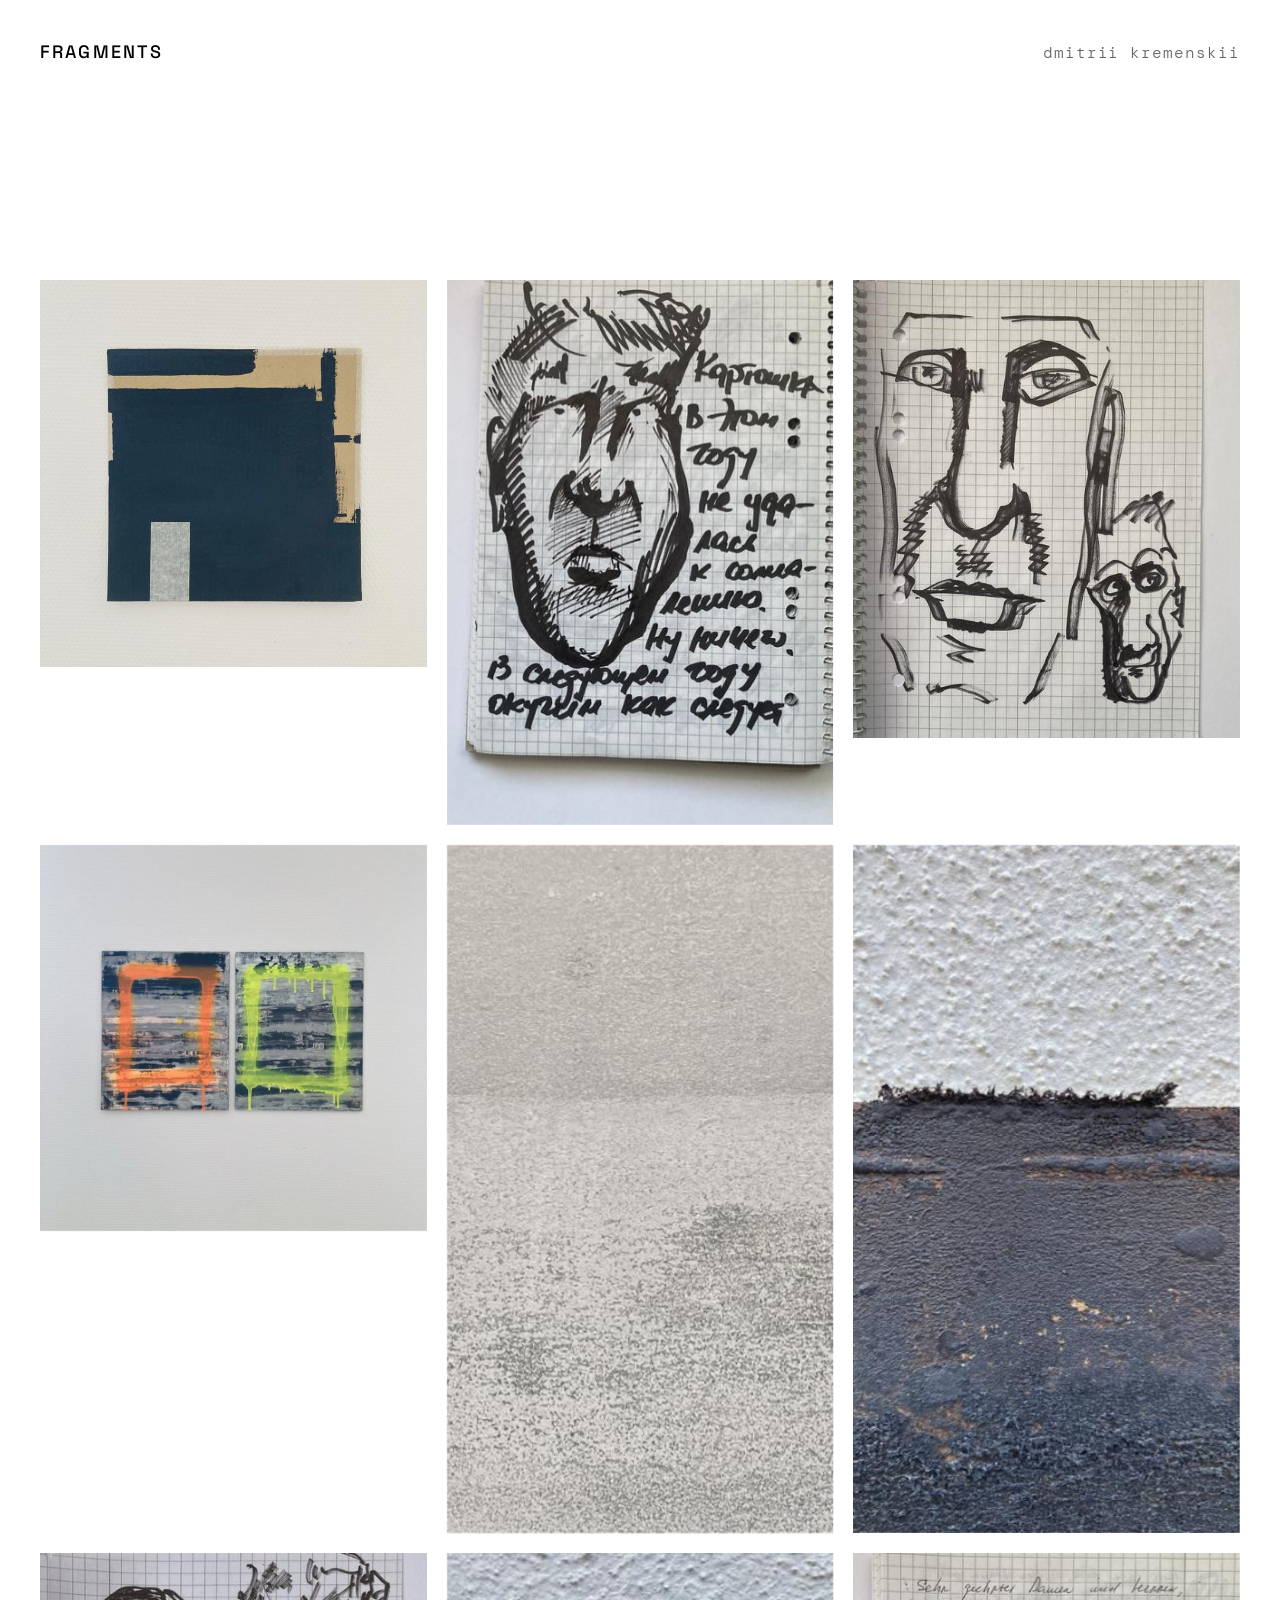
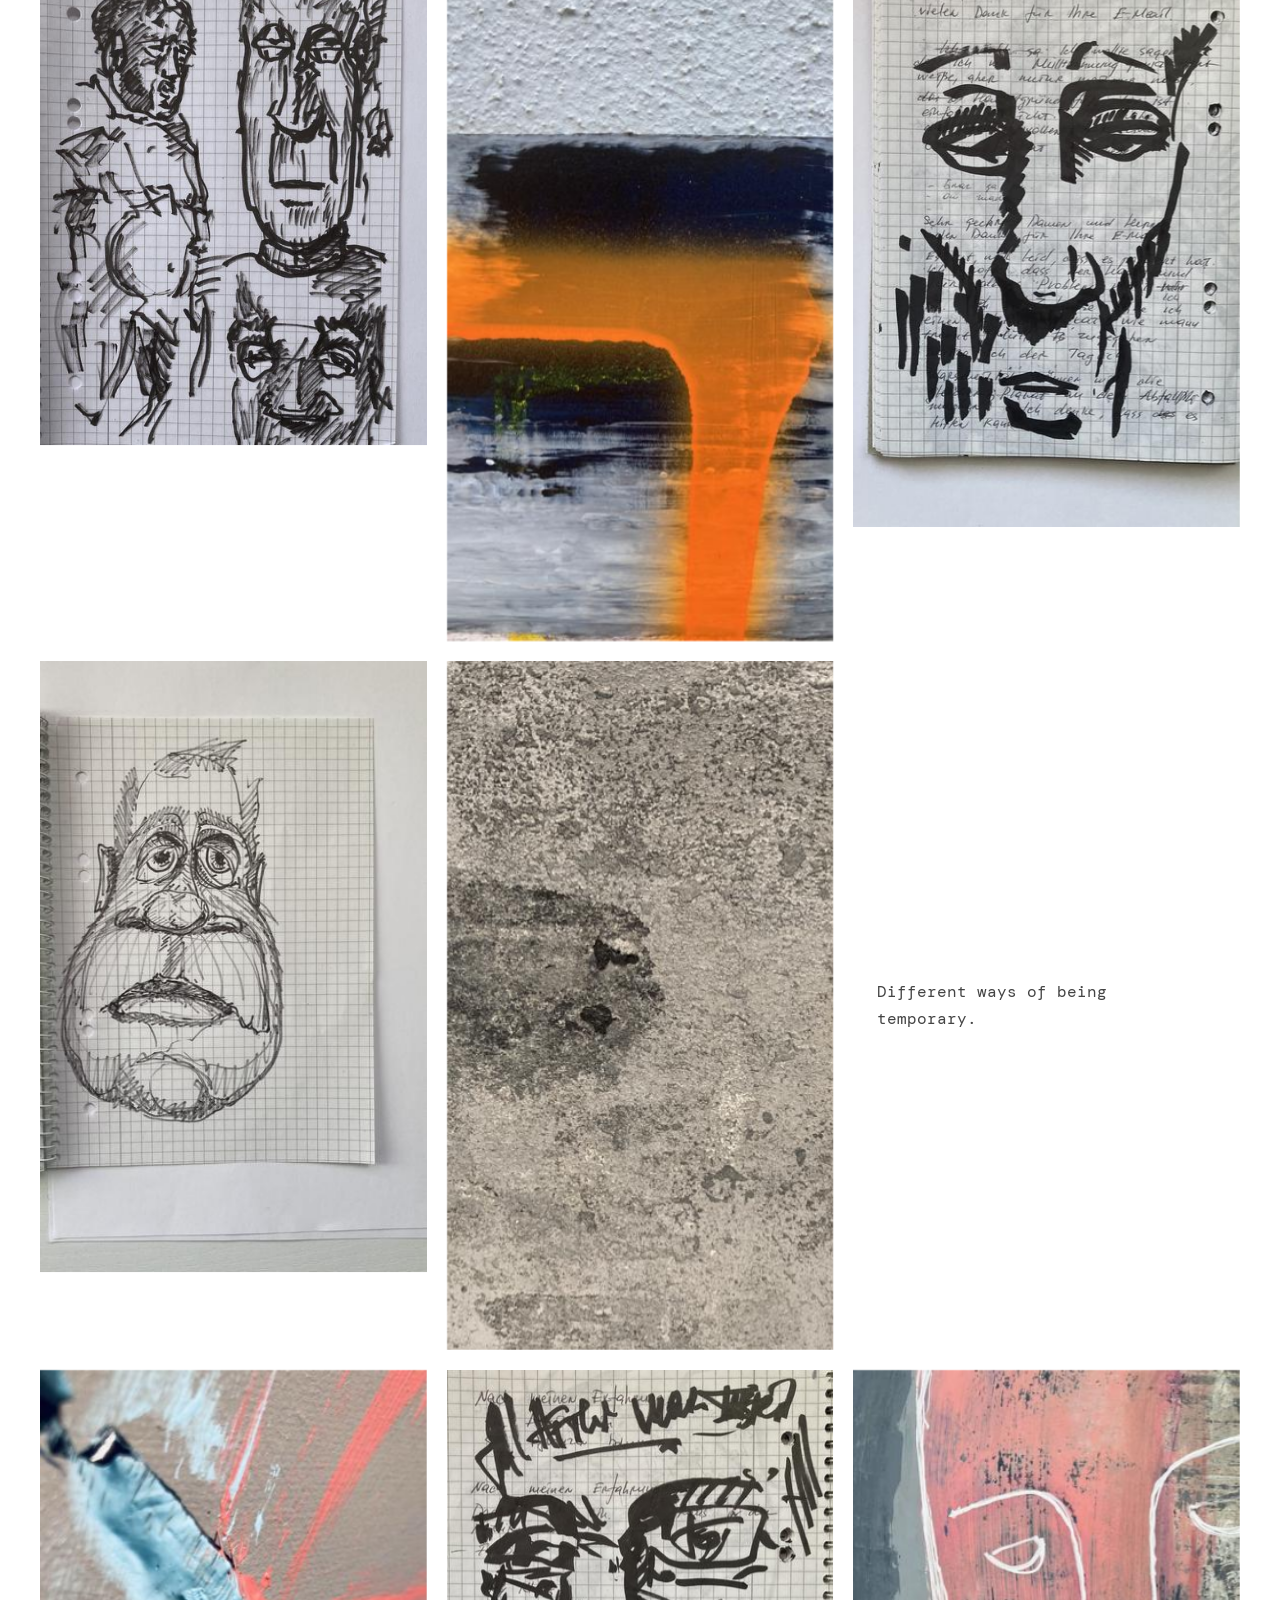
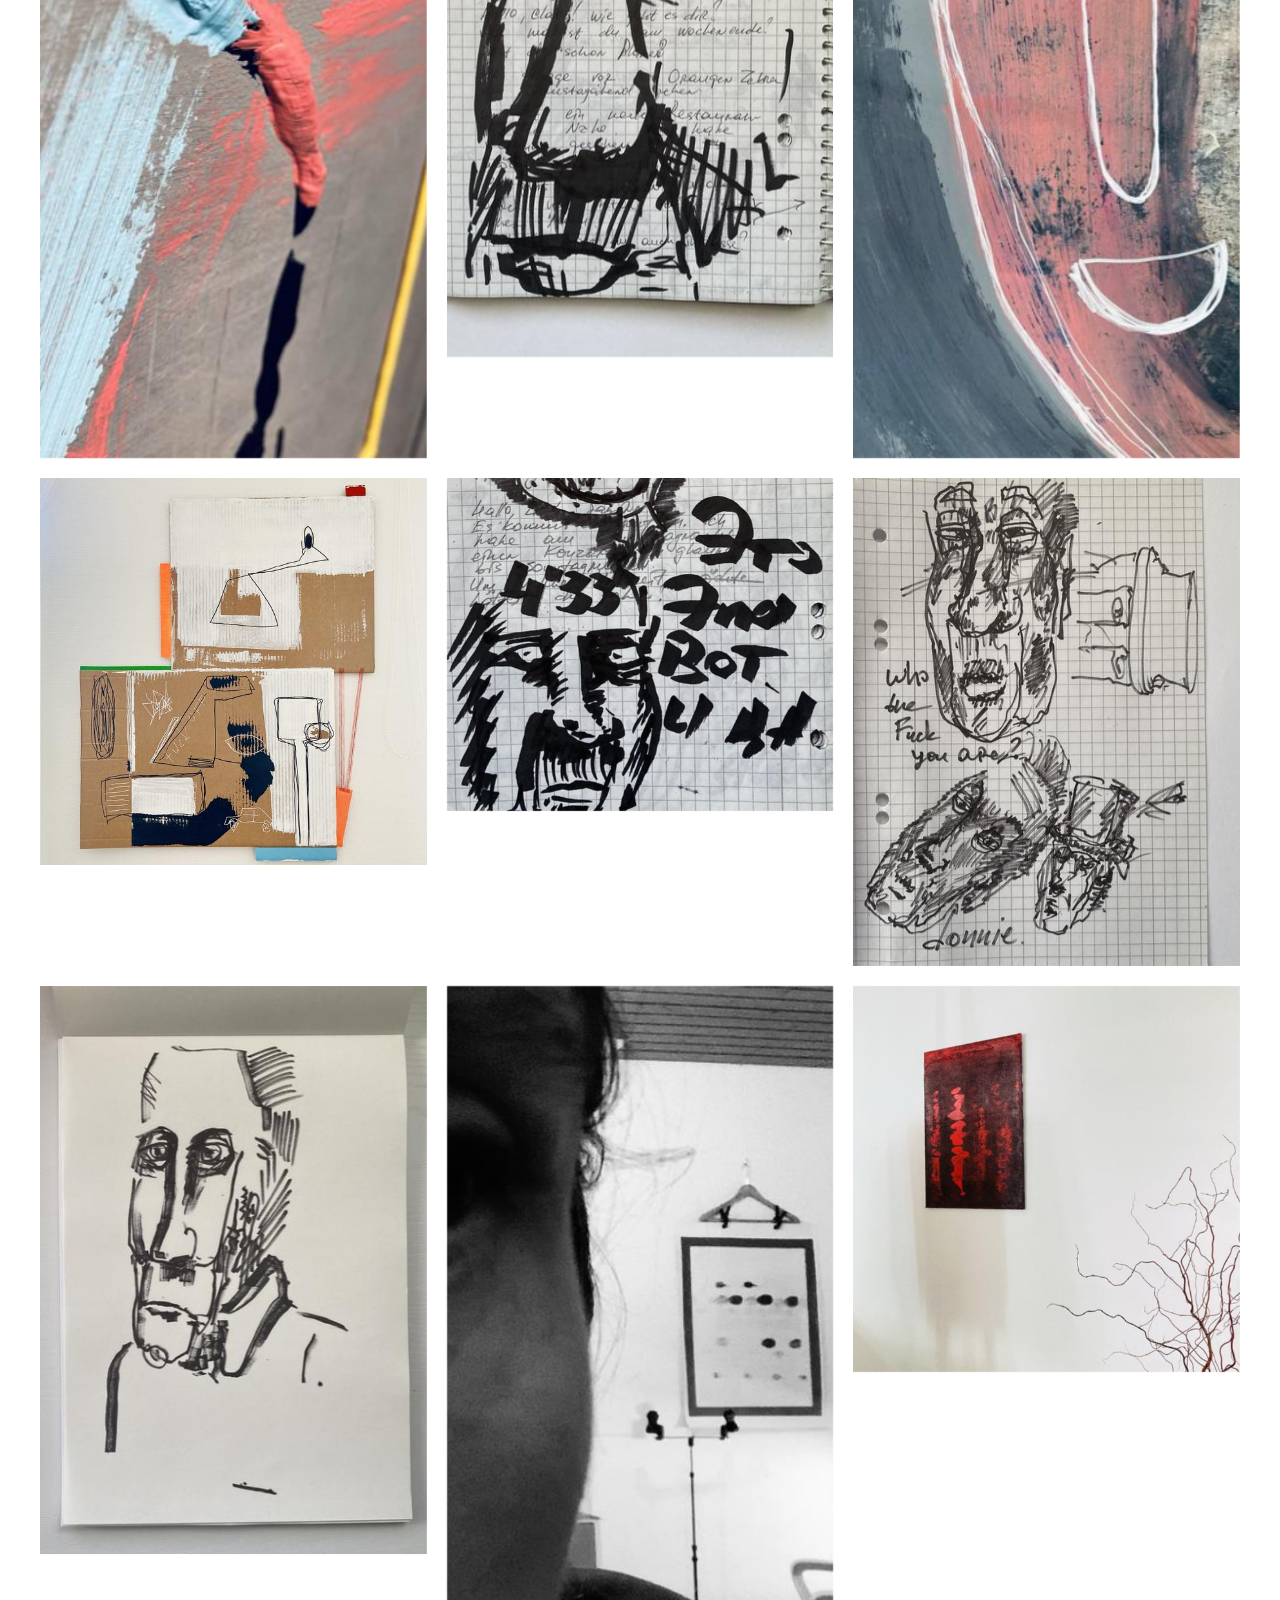
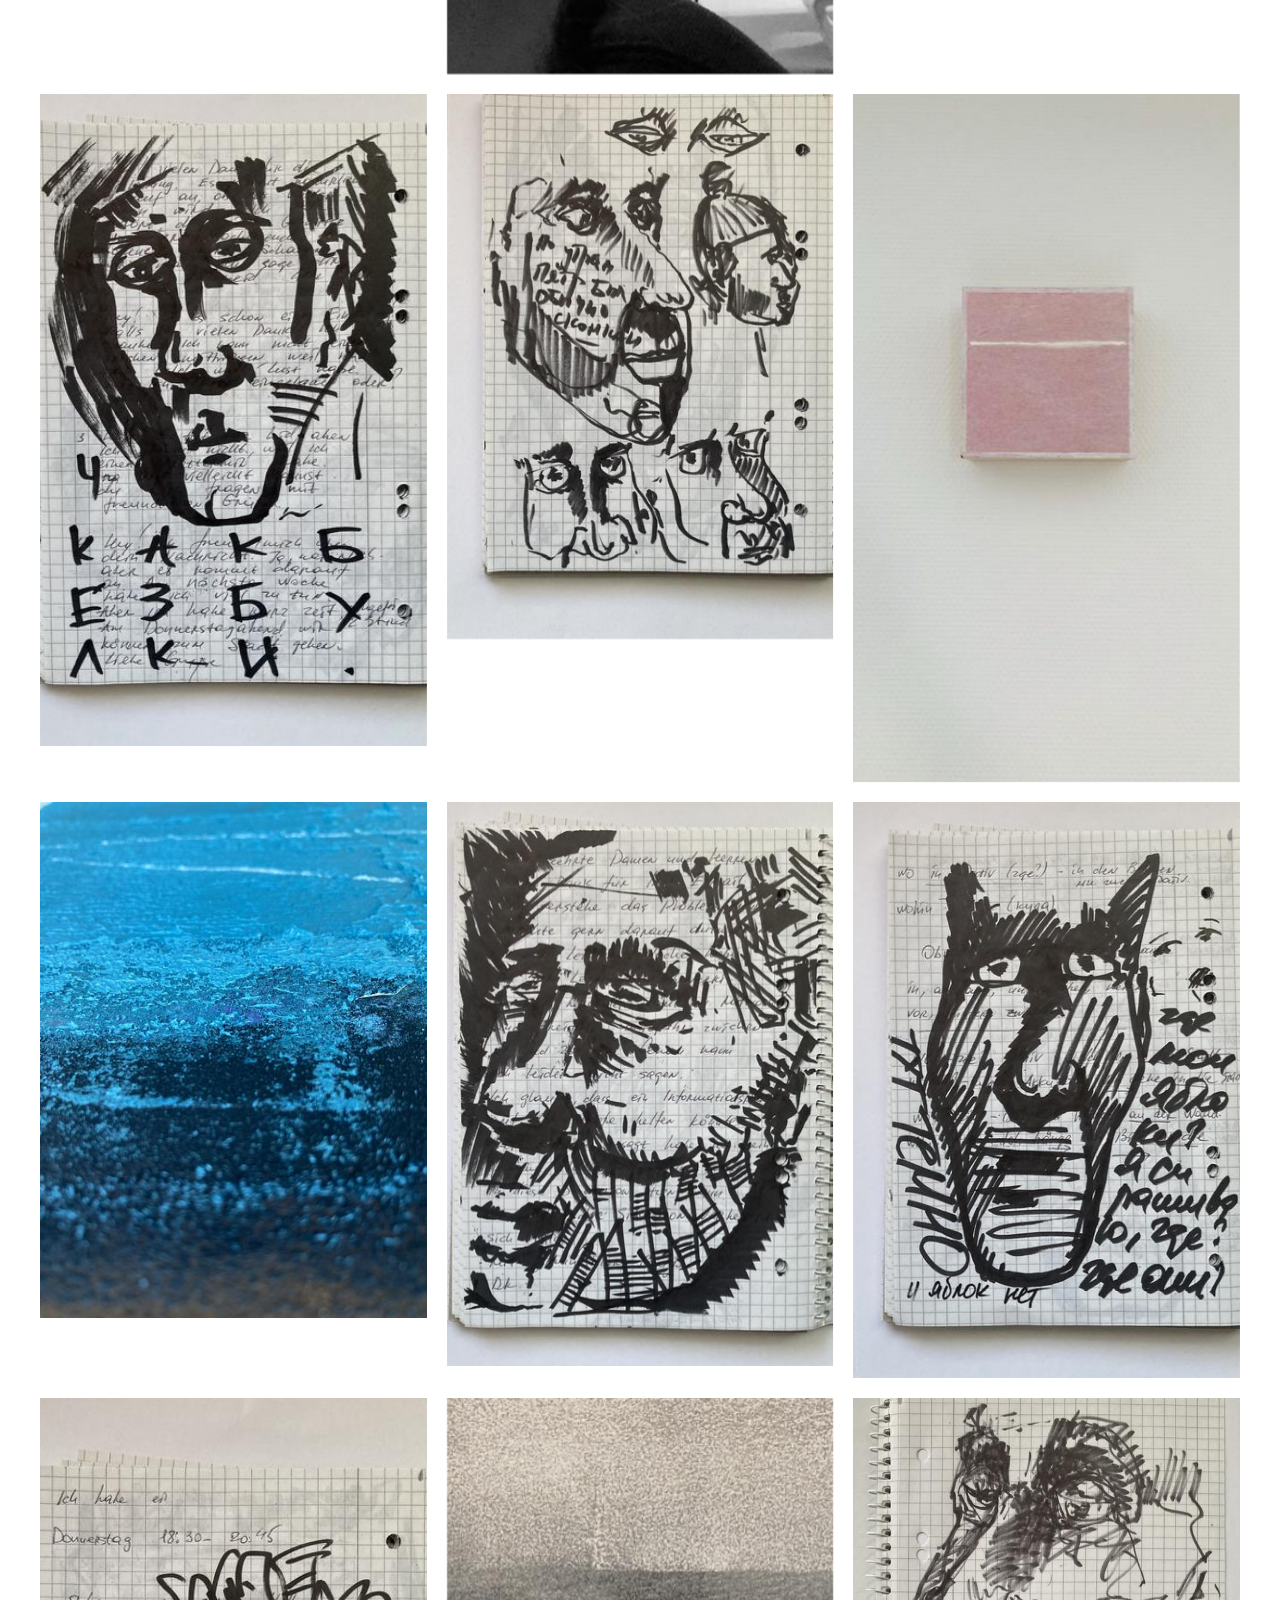
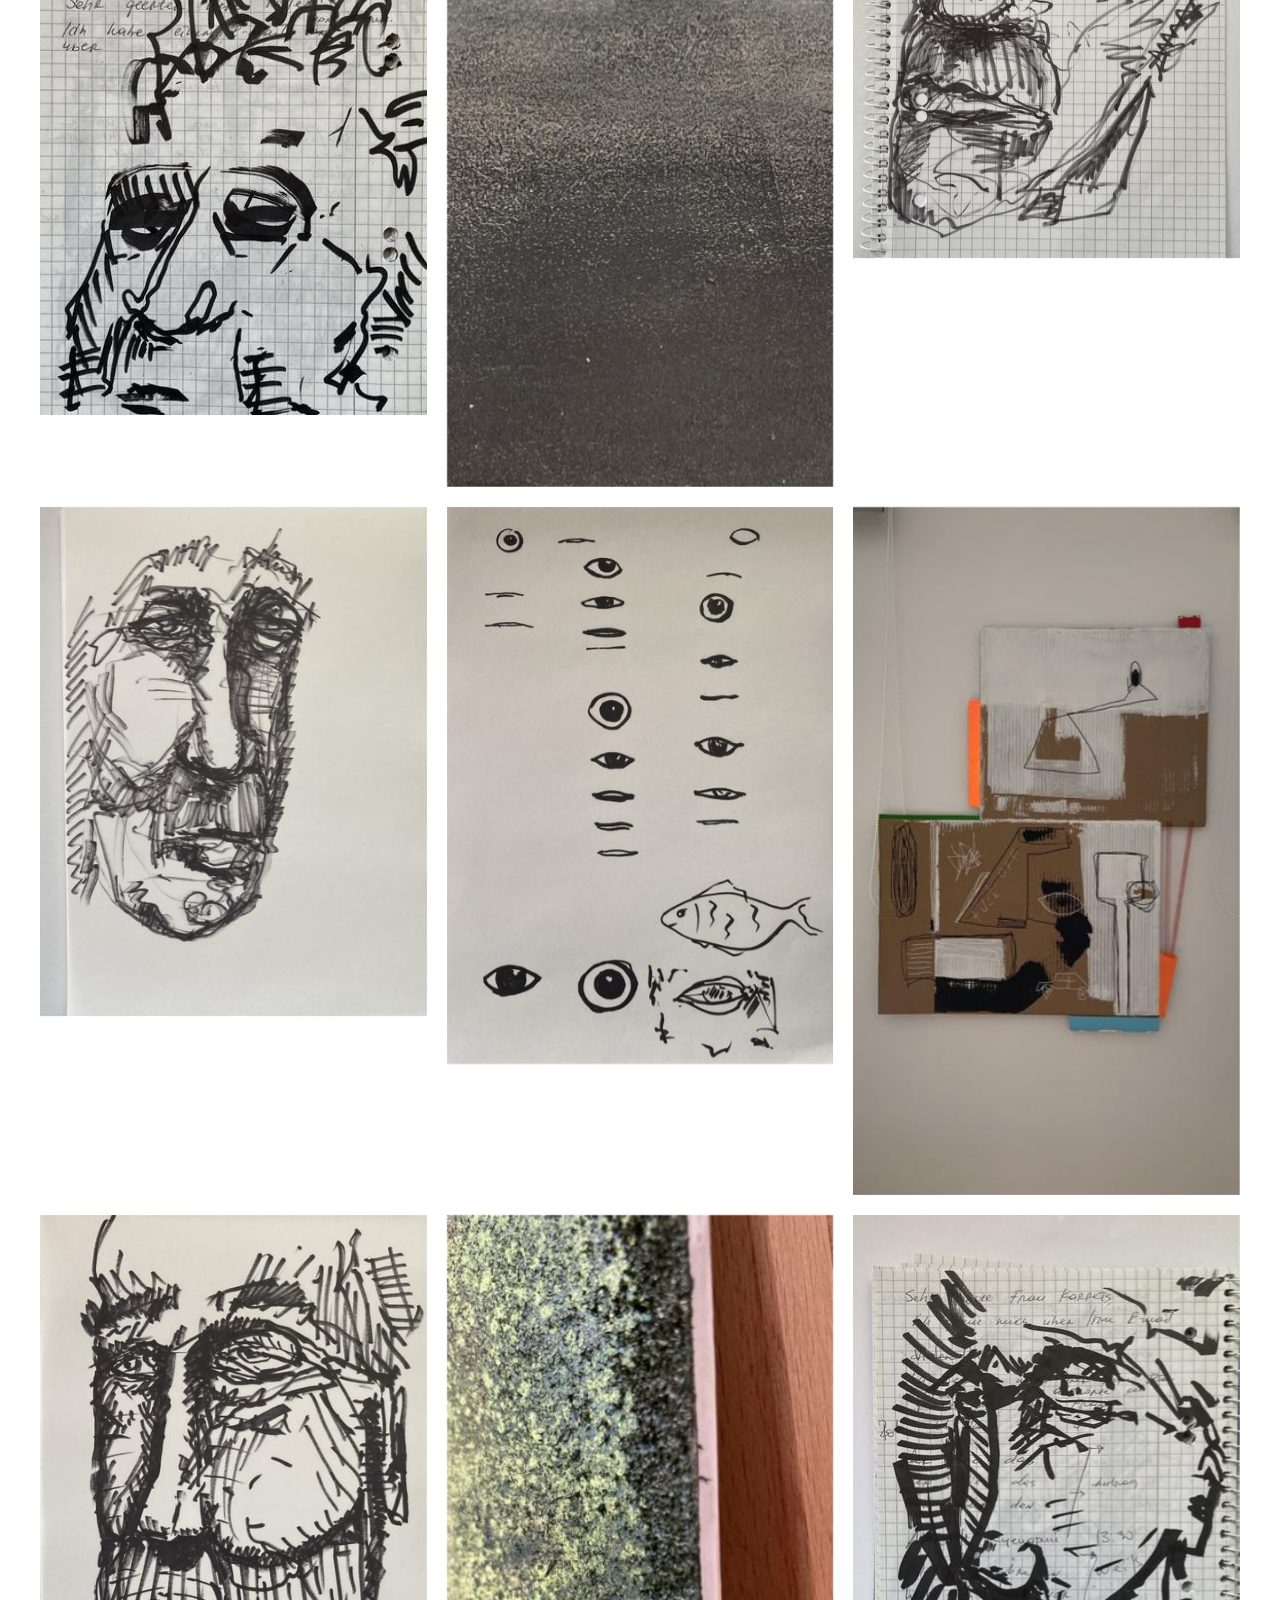
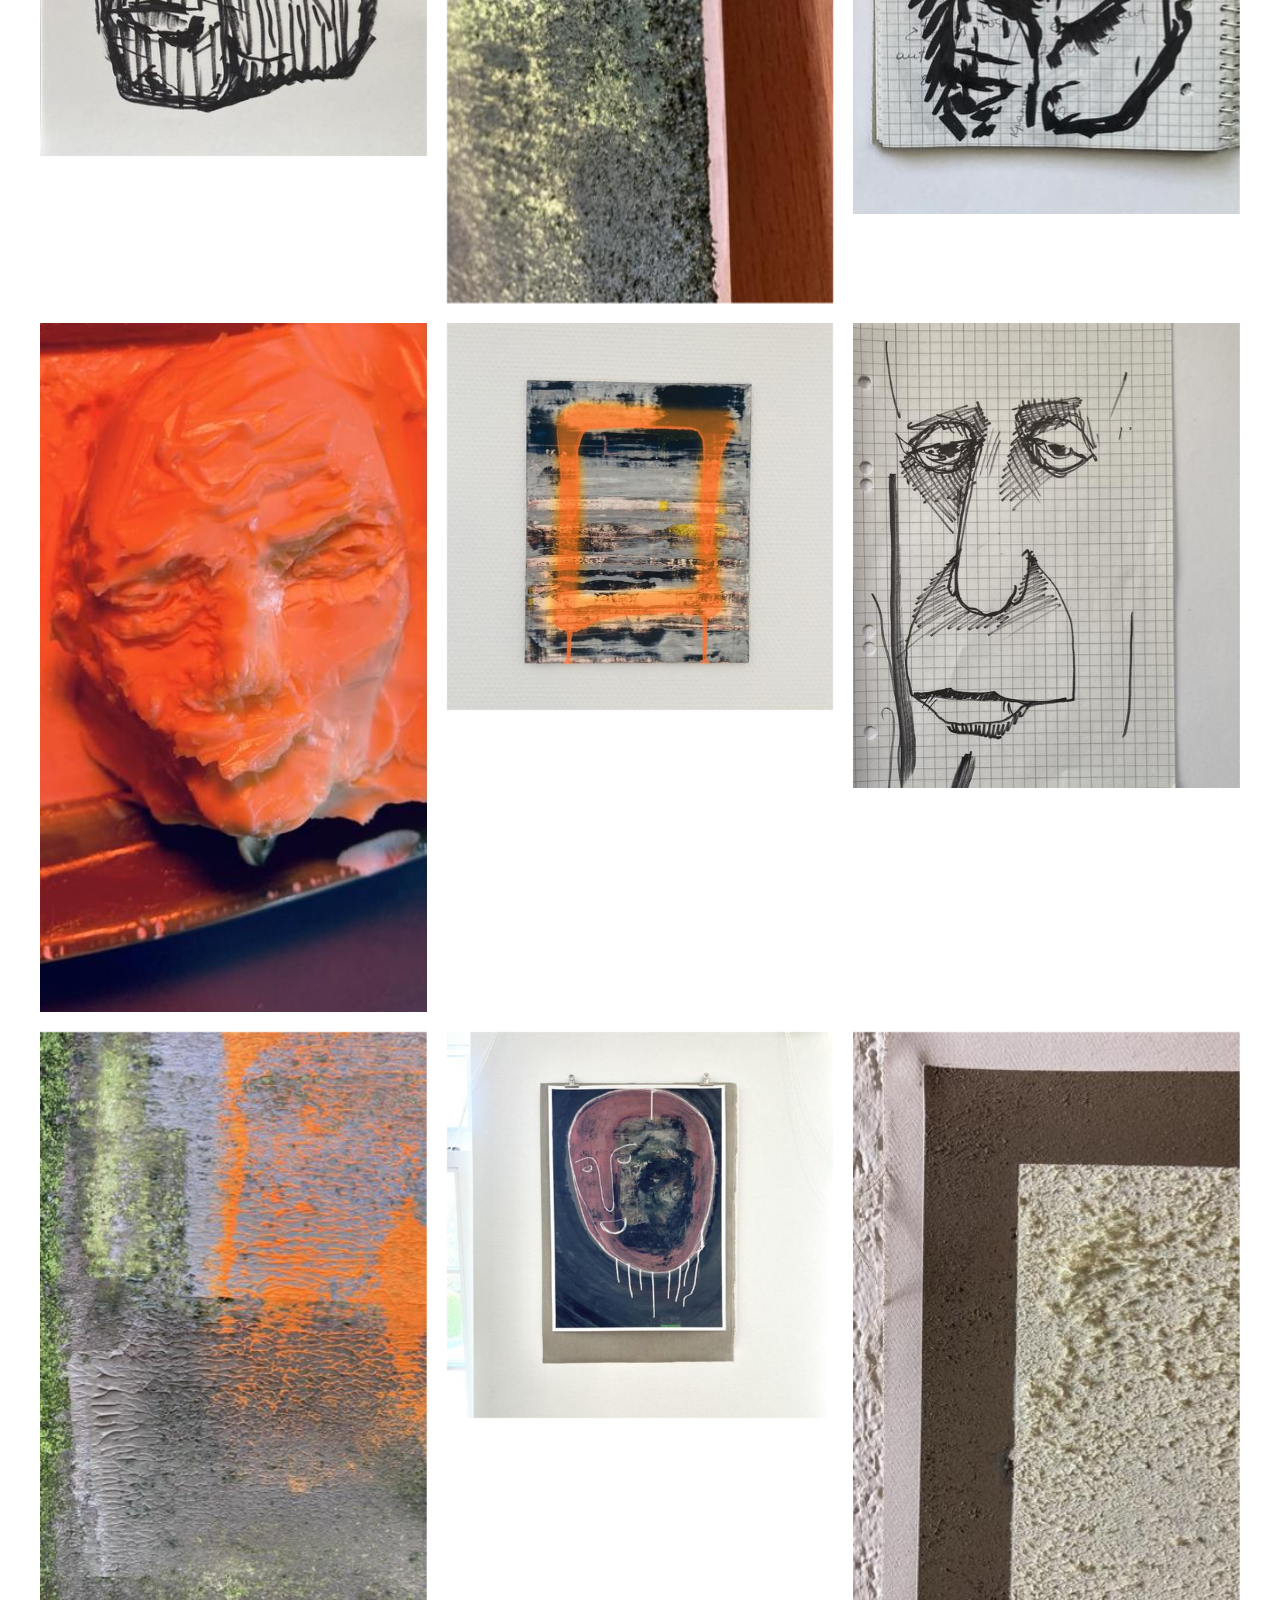
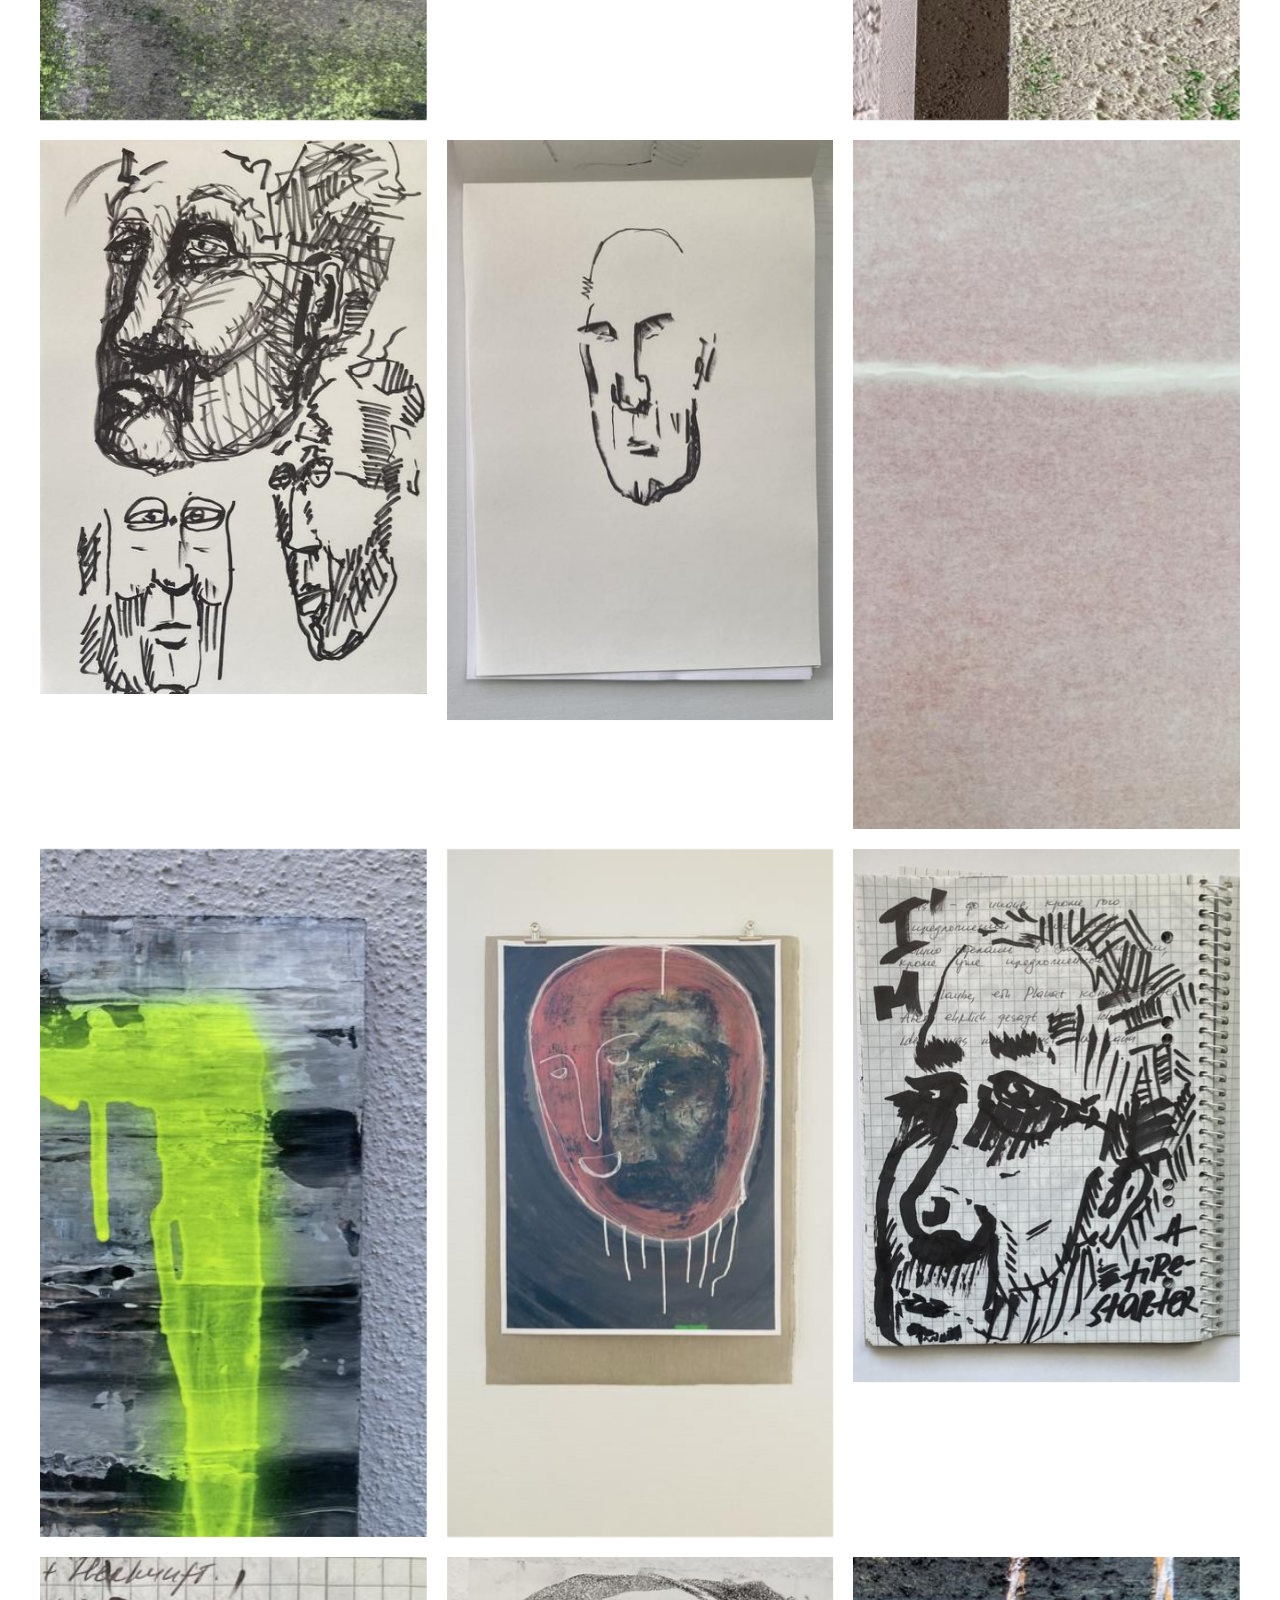
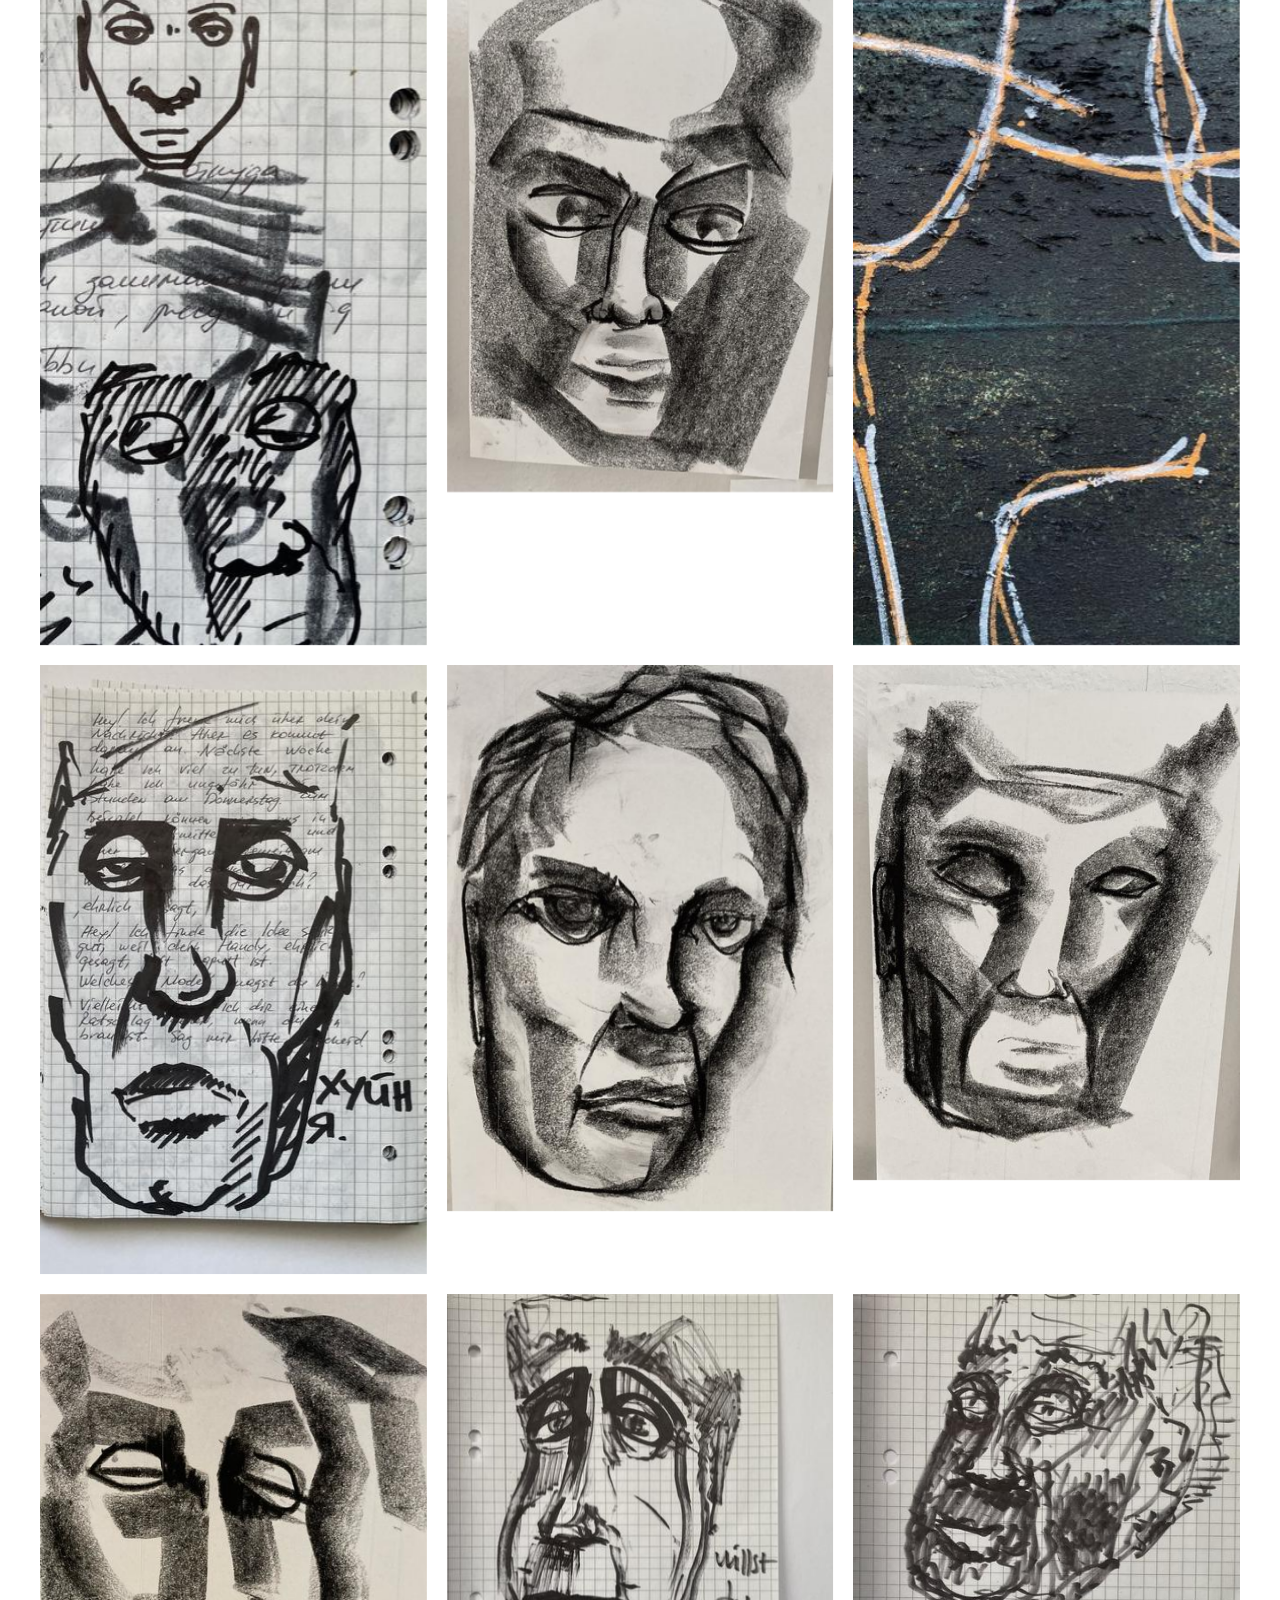
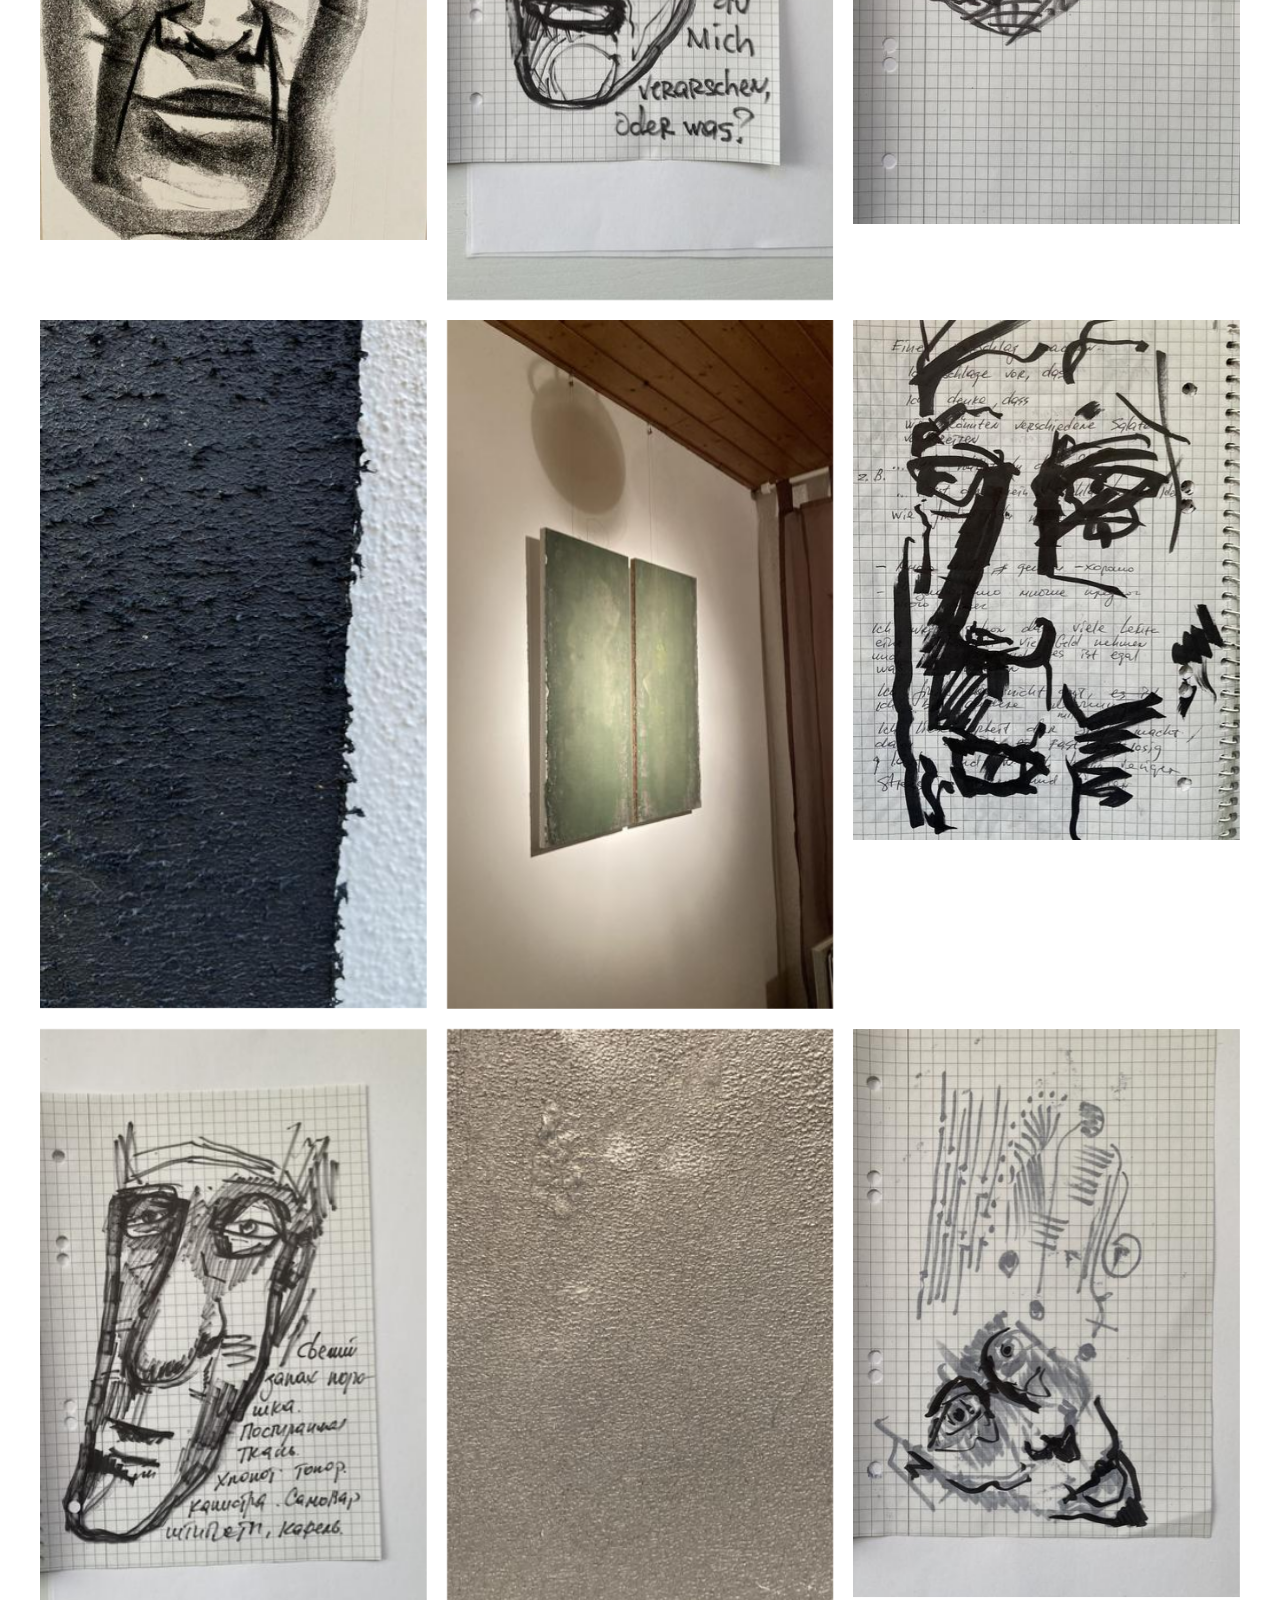
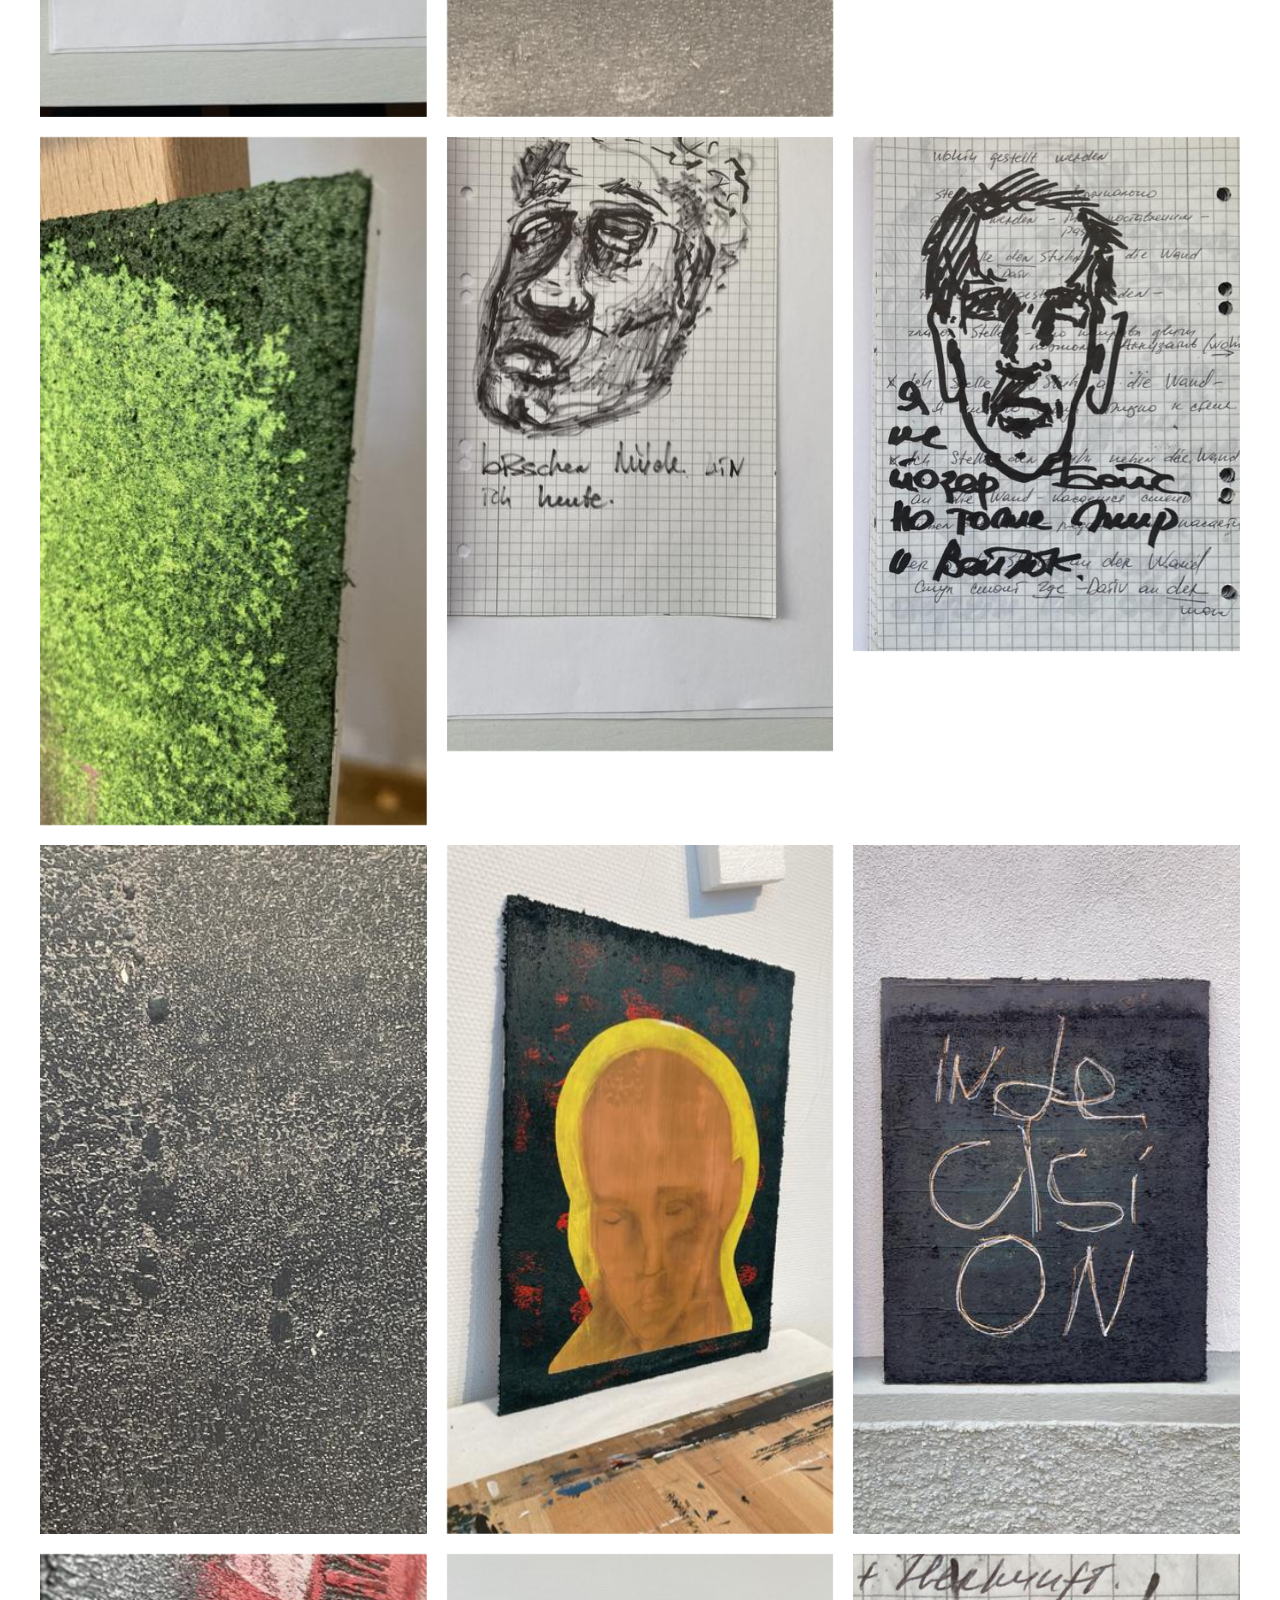
<file: index.html>
<!DOCTYPE html>
<html lang="en">
<head>
<meta charset="UTF-8">
<meta name="viewport" content="width=device-width, initial-scale=1.0">
<meta name="robots" content="noimageindex">
<title>fragments</title>
<style>
@import url('https://fonts.googleapis.com/css2?family=Space+Grotesk:wght@300;400;500;600&family=DM+Mono:wght@300;400&display=swap');

* { margin: 0; padding: 0; box-sizing: border-box; }

body {
  background: #fff;
  color: #000;
  font-family: 'Space Grotesk', sans-serif;
  -webkit-font-smoothing: antialiased;
}

/* Header */
.site-header {
  padding: 40px 40px 0;
  display: flex;
  justify-content: space-between;
  align-items: baseline;
  min-height: 280px;
  align-content: start;
  flex-wrap: wrap;
}

.site-title {
  font-size: 18px;
  font-weight: 500;
  letter-spacing: 0.12em;
  text-transform: uppercase;
}

.site-subtitle {
  font-size: 16px;
  font-weight: 300;
  color: #666;
  letter-spacing: 0.06em;
  font-family: 'DM Mono', monospace;
}

/* Grid */
.flow { padding: 0 40px 40px; }

.grid-section {
  display: grid;
  grid-template-columns: repeat(3, 1fr);
  gap: 20px;
}

.grid-item { cursor: pointer; }

.grid-item img {
  width: 100%;
  display: block;
  transition: opacity 0.3s ease;
  -webkit-user-drag: none;
  user-select: none;
  pointer-events: none;
}

.grid-item:hover img { opacity: 0.85; }

.grid-item .meta {
  font-size: 16px;
  font-weight: 300;
  color: #777;
  letter-spacing: 0.02em;
  margin-top: 8px;
  padding-bottom: 2px;
  transition: color 0.3s ease;
  font-family: 'DM Mono', monospace;
}

.grid-item:hover .meta { color: #444; }

/* === Text block in grid === */
.grid-item.text-block {
  display: flex;
  align-items: center;
  justify-content: flex-start;
  padding: 28px 24px;
  min-height: 160px;
  cursor: default;
}

.grid-item.text-block .text-content {
  font-family: 'DM Mono', monospace;
  font-size: 16px;
  line-height: 1.65;
  color: #444;
  white-space: pre-line;
}

/* Expanded photo */
.expanded-photo {
  width: 100vw;
  margin-left: -40px;
  margin-top: 20px;
  margin-bottom: 20px;
  display: flex;
  align-items: center;
  justify-content: center;
  flex-direction: column;
  padding: 60px 80px;
  opacity: 0;
  animation: expandIn 0.35s ease forwards;
  position: relative;
}

.close-btn {
  position: absolute;
  top: 24px;
  right: 36px;
  background: none;
  border: none;
  font-family: 'Space Grotesk', sans-serif;
  font-size: 32px;
  font-weight: 300;
  color: #777;
  cursor: pointer;
  transition: color 0.2s;
  line-height: 1;
  padding: 8px;
  z-index: 10;
}

.close-btn:hover { color: #000; }

.viewer-row {
  display: flex;
  align-items: center;
  justify-content: center;
  width: 100%;
  position: relative;
}

.nav-arrow {
  background: none;
  border: none;
  font-family: 'Space Grotesk', sans-serif;
  font-size: 32px;
  font-weight: 300;
  color: #777;
  cursor: pointer;
  padding: 24px 20px;
  transition: color 0.2s;
  flex-shrink: 0;
  user-select: none;
  line-height: 1;
}

.nav-arrow:hover { color: #000; }
.nav-arrow:disabled { color: #ccc; cursor: default; }

/* Image stage */
.img-stage {
  flex: 1;
  min-width: 0;
  position: relative;
  display: flex;
  align-items: center;
  justify-content: center;
  cursor: zoom-in;
}

.img-stage.enlarged { cursor: zoom-out; }

.img-stage img {
  max-width: 100%;
  max-height: 78vh;
  object-fit: contain;
  display: block;
  user-select: none;
  -webkit-user-drag: none;
  transition: opacity 0.25s ease, max-height 0.3s ease;
}

.img-stage .img-back {
  position: absolute;
  top: 50%;
  left: 50%;
  transform: translate(-50%, -50%);
  opacity: 0;
}

.img-stage.enlarged img { max-height: none; }

/* Meta under expanded image */
.meta-expanded {
  font-size: 16px;
  font-weight: 300;
  color: #666;
  letter-spacing: 0.02em;
  margin-top: 20px;
  text-align: center;
  font-family: 'DM Mono', monospace;
}

/* Detail block under expanded — title, description, link */
.detail-block {
  margin-top: 24px;
  text-align: center;
  max-width: 560px;
}

.detail-title {
  font-family: 'Space Grotesk', sans-serif;
  font-size: 18px;
  font-weight: 400;
  color: #222;
  margin-bottom: 8px;
}

.detail-description {
  font-family: 'DM Mono', monospace;
  font-size: 15px;
  font-weight: 300;
  color: #777;
  line-height: 1.6;
  margin-bottom: 12px;
}

.detail-link {
  font-family: 'DM Mono', monospace;
  font-size: 14px;
  color: #999;
  text-decoration: none;
  transition: color 0.2s;
}
.detail-link:hover { color: #333; }

/* Expanded text block */
.expanded-text {
  width: 100vw;
  margin-left: -40px;
  margin-top: 20px;
  margin-bottom: 20px;
  display: flex;
  align-items: center;
  justify-content: center;
  flex-direction: column;
  padding: 80px;
  min-height: 60vh;
  opacity: 0;
  animation: expandIn 0.35s ease forwards;
  position: relative;
}

.expanded-text .close-btn {
  position: absolute;
  top: 24px;
  right: 36px;
}

.expanded-text .text-content-large {
  font-family: 'DM Mono', monospace;
  font-size: 22px;
  line-height: 1.7;
  color: #222;
  max-width: 600px;
  white-space: pre-line;
}

@keyframes expandIn {
  from { opacity: 0; }
  to { opacity: 1; }
}

/* Share button */
.share-btn {
  background: none;
  border: none;
  color: #bbb;
  cursor: pointer;
  padding: 4px 8px;
  margin-left: 8px;
  vertical-align: middle;
  transition: color 0.2s;
  position: relative;
}

.share-btn:hover { color: #555; }
.share-btn.copied { color: #000; }

.share-btn.copied::after {
  content: 'Copied';
  position: absolute;
  bottom: -24px;
  left: 50%;
  transform: translateX(-50%);
  font-size: 16px;
  font-family: 'DM Mono', monospace;
  color: #666;
  white-space: nowrap;
}

/* Footer */
.site-footer { padding: 80px 40px 40px; }
.site-footer span { font-size: 16px; font-weight: 300; color: #888; letter-spacing: 0.03em; font-family: 'DM Mono', monospace; }
.site-footer a { color: #666; text-decoration: none; transition: color 0.2s; }
.site-footer a:hover { color: #000; }
.footer-email { margin-top: 16px; }
.footer-copy { margin-top: 40px; }
.footer-notice { color: #aaa; margin-top: 6px; display: inline-block; }

/* Breakpoints: 6 → 5 → 4 → 3 → 2 → 1 */
@media (min-width: 2200px) { .grid-section { grid-template-columns: repeat(6, 1fr); gap: 16px; } }
@media (min-width: 1800px) and (max-width: 2199px) { .grid-section { grid-template-columns: repeat(5, 1fr); gap: 18px; } }
@media (min-width: 1400px) and (max-width: 1799px) { .grid-section { grid-template-columns: repeat(4, 1fr); gap: 18px; } }
@media (max-width: 1399px) and (min-width: 1101px) { .grid-section { grid-template-columns: repeat(3, 1fr); gap: 20px; } }

@media (max-width: 1100px) {
  .grid-section { grid-template-columns: repeat(2, 1fr); gap: 16px; }
  .flow { padding: 0 20px 20px; }
  .site-header { padding: 24px 20px 0; min-height: 160px; }
  .grid-item { cursor: default; }
  .grid-item:hover img { opacity: 1; }
  .grid-item.text-block { cursor: default; }
  .site-footer { padding: 60px 20px 40px; }
  .expanded-photo { padding: 40px 20px; margin-left: -20px; }
  .expanded-text { padding: 60px 20px; margin-left: -20px; }
}

@media (max-width: 640px) {
  .grid-section { grid-template-columns: 1fr; gap: 12px; }
  .flow { padding: 0 16px 16px; }
  .site-header { padding: 24px 16px 0; flex-direction: column; gap: 4px; min-height: 120px; }
  .site-footer { padding: 48px 16px 32px; }
  .grid-item.text-block { padding: 20px 16px; min-height: 100px; }
  .grid-item.text-block .text-content { font-size: 15px; }
}

/* Animation */
.grid-item {
  opacity: 0;
  transform: translateY(8px);
  animation: fadeUp 0.45s ease forwards;
}

@keyframes fadeUp {
  to { opacity: 1; transform: translateY(0); }
}

/* Copy protection */
img {
  -webkit-user-drag: none;
  user-select: none;
}

</style>
</head>
<body>
<header class="site-header">
  <span class="site-title">fragments</span>
  <span class="site-subtitle">dmitrii kremenskii</span>
</header>
<div class="flow" id="flow"></div>
<footer class="site-footer">
  <div class="footer-email"><span><a href="mailto:hi@kremenskii.art">hi@kremenskii.art</a></span></div>
  <div class="footer-copy">
    <span>&copy; Dmitrii Kremenskii. All rights reserved.</span><br>
    <span class="footer-notice">No image may be reproduced without written permission.</span>
  </div>
</footer>
<script>
const items = [
  {
    "type": "image",
    "id": "11-4097",
    "thumb": "photos/thumb/IMG_4097.jpg",
    "full": "photos/full/IMG_4097.jpg"
  },
  {
    "type": "image",
    "id": "95-face",
    "thumb": "photos/thumb/faces-marker (80).jpg",
    "full": "photos/full/faces-marker (80).jpg"
  },
  {
    "type": "image",
    "id": "30-face",
    "thumb": "photos/thumb/faces-marker (24).jpg",
    "full": "photos/full/faces-marker (24).jpg"
  },
  {
    "type": "image",
    "id": "aa-4151",
    "thumb": "photos/thumb/IMG_4151.jpg",
    "full": "photos/full/IMG_4151.jpg"
  },
  {
    "type": "image",
    "id": "21-1835",
    "thumb": "photos/thumb/IMG_1835.jpg",
    "full": "photos/full/IMG_1835.jpg"
  },
  {
    "type": "image",
    "id": "a0-2241",
    "thumb": "photos/thumb/IMG_2241.jpg",
    "full": "photos/full/IMG_2241.jpg"
  },
  {
    "type": "image",
    "id": "2c-face",
    "thumb": "photos/thumb/faces-marker (55).jpg",
    "full": "photos/full/faces-marker (55).jpg"
  },
  {
    "type": "image",
    "id": "ed-2293",
    "thumb": "photos/thumb/IMG_2293.jpg",
    "full": "photos/full/IMG_2293.jpg"
  },
  {
    "type": "image",
    "id": "cd-face",
    "thumb": "photos/thumb/faces-marker (71).jpg",
    "full": "photos/full/faces-marker (71).jpg"
  },
  {
    "type": "image",
    "id": "9d-face",
    "thumb": "photos/thumb/faces-marker (73).jpg",
    "full": "photos/full/faces-marker (73).jpg"
  },
  {
    "type": "image",
    "id": "1b-1824",
    "thumb": "photos/thumb/IMG_1824.jpg",
    "full": "photos/full/IMG_1824.jpg"
  },
  {
    "type": "text",
    "id": "d8-copy",
    "text": "Different ways of being temporary."
  },
  {
    "type": "image",
    "id": "28-1227",
    "thumb": "photos/thumb/IMG_1227.jpg",
    "full": "photos/full/IMG_1227.jpg"
  },
  {
    "type": "image",
    "id": "98-face",
    "thumb": "photos/thumb/faces-marker (65).jpg",
    "full": "photos/full/faces-marker (65).jpg"
  },
  {
    "type": "image",
    "id": "21-4056",
    "thumb": "photos/thumb/IMG_4056.jpg",
    "full": "photos/full/IMG_4056.jpg"
  },
  {
    "type": "image",
    "id": "e6-4041",
    "thumb": "photos/thumb/IMG_4041.jpg",
    "full": "photos/full/IMG_4041.jpg"
  },
  {
    "type": "image",
    "id": "50-face",
    "thumb": "photos/thumb/faces-marker (11).jpg",
    "full": "photos/full/faces-marker (11).jpg"
  },
  {
    "type": "image",
    "id": "b8-face",
    "thumb": "photos/thumb/faces-marker (56).jpg",
    "full": "photos/full/faces-marker (56).jpg"
  },
  {
    "type": "image",
    "id": "67-face",
    "thumb": "photos/thumb/faces-marker (5).jpg",
    "full": "photos/full/faces-marker (5).jpg"
  },
  {
    "type": "image",
    "id": "1e-3460",
    "thumb": "photos/thumb/IMG_3460.jpg",
    "full": "photos/full/IMG_3460.jpg"
  },
  {
    "type": "image",
    "id": "b0-4182",
    "thumb": "photos/thumb/IMG_4182.jpg",
    "full": "photos/full/IMG_4182.jpg"
  },
  {
    "type": "image",
    "id": "b1-face",
    "thumb": "photos/thumb/faces-marker (12).jpg",
    "full": "photos/full/faces-marker (12).jpg"
  },
  {
    "type": "image",
    "id": "44-face",
    "thumb": "photos/thumb/faces-marker (84).jpg",
    "full": "photos/full/faces-marker (84).jpg"
  },
  {
    "type": "image",
    "id": "22-4042",
    "thumb": "photos/thumb/IMG_4042.jpg",
    "full": "photos/full/IMG_4042.jpg"
  },
  {
    "type": "image",
    "id": "d6-2297",
    "thumb": "photos/thumb/IMG_2297.jpg",
    "full": "photos/full/IMG_2297.jpg"
  },
  {
    "type": "image",
    "id": "fb-face",
    "thumb": "photos/thumb/faces-marker (9).jpg",
    "full": "photos/full/faces-marker (9).jpg"
  },
  {
    "type": "image",
    "id": "1f-face",
    "thumb": "photos/thumb/faces-marker (16).jpg",
    "full": "photos/full/faces-marker (16).jpg"
  },
  {
    "type": "image",
    "id": "0a-face",
    "thumb": "photos/thumb/faces-marker (66).jpg",
    "full": "photos/full/faces-marker (66).jpg"
  },
  {
    "type": "image",
    "id": "01-1833",
    "thumb": "photos/thumb/IMG_1833.jpg",
    "full": "photos/full/IMG_1833.jpg"
  },
  {
    "type": "image",
    "id": "48-face",
    "thumb": "photos/thumb/faces-marker (76).jpg",
    "full": "photos/full/faces-marker (76).jpg"
  },
  {
    "type": "image",
    "id": "d6-face",
    "thumb": "photos/thumb/faces-marker (77).jpg",
    "full": "photos/full/faces-marker (77).jpg"
  },
  {
    "type": "image",
    "id": "2d-face",
    "thumb": "photos/thumb/faces-marker (2).jpg",
    "full": "photos/full/faces-marker (2).jpg"
  },
  {
    "type": "image",
    "id": "44-3866",
    "thumb": "photos/thumb/IMG_3866.jpg",
    "full": "photos/full/IMG_3866.jpg"
  },
  {
    "type": "image",
    "id": "03-face",
    "thumb": "photos/thumb/faces-marker (20).jpg",
    "full": "photos/full/faces-marker (20).jpg"
  },
  {
    "type": "image",
    "id": "eb-1667",
    "thumb": "photos/thumb/IMG_1667.jpg",
    "full": "photos/full/IMG_1667.jpg"
  },
  {
    "type": "image",
    "id": "d9-face",
    "thumb": "photos/thumb/faces-marker (68).jpg",
    "full": "photos/full/faces-marker (68).jpg"
  },
  {
    "type": "image",
    "id": "3c-4381",
    "thumb": "photos/thumb/IMG_4381.jpg",
    "full": "photos/full/IMG_4381.jpg"
  },
  {
    "type": "image",
    "id": "7c-4136",
    "thumb": "photos/thumb/IMG_4136.jpg",
    "full": "photos/full/IMG_4136.jpg"
  },
  {
    "type": "image",
    "id": "42-face",
    "thumb": "photos/thumb/faces-marker (34).jpg",
    "full": "photos/full/faces-marker (34).jpg"
  },
  {
    "type": "image",
    "id": "d1-2203",
    "thumb": "photos/thumb/IMG_2203.jpg",
    "full": "photos/full/IMG_2203.jpg"
  },
  {
    "type": "image",
    "id": "3a-4063",
    "thumb": "photos/thumb/IMG_4063.jpg",
    "full": "photos/full/IMG_4063.jpg"
  },
  {
    "type": "image",
    "id": "2f-3406",
    "thumb": "photos/thumb/IMG_3406.jpg",
    "full": "photos/full/IMG_3406.jpg"
  },
  {
    "type": "image",
    "id": "9e-face",
    "thumb": "photos/thumb/faces-marker (18).jpg",
    "full": "photos/full/faces-marker (18).jpg"
  },
  {
    "type": "image",
    "id": "8c-face",
    "thumb": "photos/thumb/faces-marker (4).jpg",
    "full": "photos/full/faces-marker (4).jpg"
  },
  {
    "type": "image",
    "id": "2e-4045",
    "thumb": "photos/thumb/IMG_4045.jpg",
    "full": "photos/full/IMG_4045.jpg"
  },
  {
    "type": "image",
    "id": "88-2290",
    "thumb": "photos/thumb/IMG_2290.jpg",
    "full": "photos/full/IMG_2290.jpg"
  },
  {
    "type": "image",
    "id": "a6-4053",
    "thumb": "photos/thumb/IMG_4053.jpg",
    "full": "photos/full/IMG_4053.jpg"
  },
  {
    "type": "image",
    "id": "2c-face",
    "thumb": "photos/thumb/faces-marker (10).jpg",
    "full": "photos/full/faces-marker (10).jpg"
  },
  {
    "type": "image",
    "id": "75-face",
    "thumb": "photos/thumb/faces-marker (15).jpg",
    "full": "photos/full/faces-marker (15).jpg"
  },
  {
    "type": "image",
    "id": "90-6866",
    "thumb": "photos/thumb/IMG_6866.jpg",
    "full": "photos/full/IMG_6866.jpg"
  },
  {
    "type": "image",
    "id": "fe-2243",
    "thumb": "photos/thumb/IMG_2243.jpg",
    "full": "photos/full/IMG_2243.jpg"
  },
  {
    "type": "image",
    "id": "46-face",
    "thumb": "photos/thumb/faces-marker (13).jpg",
    "full": "photos/full/faces-marker (13).jpg"
  },
  {
    "type": "image",
    "id": "9f-6864",
    "thumb": "photos/thumb/IMG_6864.jpg",
    "full": "photos/full/IMG_6864.jpg"
  },
  {
    "type": "image",
    "id": "7f-6867",
    "thumb": "photos/thumb/IMG_6867.jpg",
    "full": "photos/full/IMG_6867.jpg"
  },
  {
    "type": "image",
    "id": "f2-6862",
    "thumb": "photos/thumb/IMG_6862.jpg",
    "full": "photos/full/IMG_6862.jpg"
  },
  {
    "type": "image",
    "id": "f7-face",
    "thumb": "photos/thumb/faces-marker (62).jpg",
    "full": "photos/full/faces-marker (62).jpg"
  },
  {
    "type": "image",
    "id": "c1-face",
    "thumb": "photos/thumb/faces-marker (75).jpg",
    "full": "photos/full/faces-marker (75).jpg"
  },
  {
    "type": "image",
    "id": "fb-2247",
    "thumb": "photos/thumb/IMG_2247.jpg",
    "full": "photos/full/IMG_2247.jpg"
  },
  {
    "type": "image",
    "id": "7d-0132",
    "thumb": "photos/thumb/IMG_0132.jpg",
    "full": "photos/full/IMG_0132.jpg"
  },
  {
    "type": "image",
    "id": "b6-face",
    "thumb": "photos/thumb/faces-marker (64).jpg",
    "full": "photos/full/faces-marker (64).jpg"
  },
  {
    "type": "image",
    "id": "48-face",
    "thumb": "photos/thumb/faces-marker (58).jpg",
    "full": "photos/full/faces-marker (58).jpg"
  },
  {
    "type": "image",
    "id": "a9-1826",
    "thumb": "photos/thumb/IMG_1826.jpg",
    "full": "photos/full/IMG_1826.jpg"
  },
  {
    "type": "image",
    "id": "63-face",
    "thumb": "photos/thumb/faces-marker (88).jpg",
    "full": "photos/full/faces-marker (88).jpg"
  },
  {
    "type": "image",
    "id": "cb-1665",
    "thumb": "photos/thumb/IMG_1665.jpg",
    "full": "photos/full/IMG_1665.jpg"
  },
  {
    "type": "image",
    "id": "14-face",
    "thumb": "photos/thumb/faces-marker (72).jpg",
    "full": "photos/full/faces-marker (72).jpg"
  },
  {
    "type": "image",
    "id": "f0-face",
    "thumb": "photos/thumb/faces-marker (81).jpg",
    "full": "photos/full/faces-marker (81).jpg"
  },
  {
    "type": "image",
    "id": "80-1837",
    "thumb": "photos/thumb/IMG_1837.jpg",
    "full": "photos/full/IMG_1837.jpg"
  },
  {
    "type": "image",
    "id": "45-4454",
    "thumb": "photos/thumb/IMG_4454.jpg",
    "full": "photos/full/IMG_4454.jpg"
  },
  {
    "type": "image",
    "id": "ef-2193",
    "thumb": "photos/thumb/IMG_2193.jpg",
    "full": "photos/full/IMG_2193.jpg"
  },
  {
    "type": "image",
    "id": "57-1680",
    "thumb": "photos/thumb/IMG_1680.jpg",
    "full": "photos/full/IMG_1680.jpg"
  },
  {
    "type": "image",
    "id": "04-4111",
    "thumb": "photos/thumb/IMG_4111.jpg",
    "full": "photos/full/IMG_4111.jpg"
  },
  {
    "type": "image",
    "id": "8f-face",
    "thumb": "photos/thumb/faces-marker (15)-1.jpg",
    "full": "photos/full/faces-marker (15)-1.jpg"
  },
  {
    "type": "image",
    "id": "5c-4092",
    "thumb": "photos/thumb/IMG_4092.jpg",
    "full": "photos/full/IMG_4092.jpg"
  },
  {
    "type": "image",
    "id": "f0-face",
    "thumb": "photos/thumb/faces-marker (22).jpg",
    "full": "photos/full/faces-marker (22).jpg"
  },
  {
    "type": "image",
    "id": "73-1804",
    "thumb": "photos/thumb/IMG_1804.jpg",
    "full": "photos/full/IMG_1804.jpg"
  },
  {
    "type": "text",
    "id": "f8-copy",
    "text": "Разные способы быть временным."
  },
  {
    "type": "image",
    "id": "7c-face",
    "thumb": "photos/thumb/faces-marker (1).jpg",
    "full": "photos/full/faces-marker (1).jpg"
  },
  {
    "type": "image",
    "id": "b2-face",
    "thumb": "photos/thumb/faces-marker (7).jpg",
    "full": "photos/full/faces-marker (7).jpg"
  },
  {
    "type": "image",
    "id": "e3-face",
    "thumb": "photos/thumb/faces-marker (3).jpg",
    "full": "photos/full/faces-marker (3).jpg"
  },
  {
    "type": "image",
    "id": "89-6868",
    "thumb": "photos/thumb/IMG_6868-1.jpg",
    "full": "photos/full/IMG_6868-1.jpg"
  },
  {
    "type": "image",
    "id": "8a-1216",
    "thumb": "photos/thumb/IMG_1216.jpg",
    "full": "photos/full/IMG_1216.jpg"
  },
  {
    "type": "image",
    "id": "8e-3709",
    "thumb": "photos/thumb/IMG_3709.jpg",
    "full": "photos/full/IMG_3709.jpg"
  },
  {
    "type": "image",
    "id": "5f-face",
    "thumb": "photos/thumb/faces-marker (63).jpg",
    "full": "photos/full/faces-marker (63).jpg"
  },
  {
    "type": "image",
    "id": "84-3407",
    "thumb": "photos/thumb/IMG_3407.jpg",
    "full": "photos/full/IMG_3407.jpg"
  },
  {
    "type": "image",
    "id": "0b-3602",
    "thumb": "photos/thumb/IMG_3602.jpg",
    "full": "photos/full/IMG_3602.jpg"
  },
  {
    "type": "image",
    "id": "64-face",
    "thumb": "photos/thumb/faces-marker (61).jpg",
    "full": "photos/full/faces-marker (61).jpg"
  },
  {
    "type": "image",
    "id": "a3-2199",
    "thumb": "photos/thumb/IMG_2199.jpg",
    "full": "photos/full/IMG_2199.jpg"
  },
  {
    "type": "image",
    "id": "14-face",
    "thumb": "photos/thumb/faces-marker (90).jpg",
    "full": "photos/full/faces-marker (90).jpg"
  },
  {
    "type": "image",
    "id": "f5-3600",
    "thumb": "photos/thumb/IMG_3600.jpg",
    "full": "photos/full/IMG_3600.jpg"
  },
  {
    "type": "image",
    "id": "1d-face",
    "thumb": "photos/thumb/faces-marker (86).jpg",
    "full": "photos/full/faces-marker (86).jpg"
  },
  {
    "type": "image",
    "id": "f0-face",
    "thumb": "photos/thumb/faces-marker (60).jpg",
    "full": "photos/full/faces-marker (60).jpg"
  },
  {
    "type": "image",
    "id": "e6-face",
    "thumb": "photos/thumb/faces-marker (19).jpg",
    "full": "photos/full/faces-marker (19).jpg"
  },
  {
    "type": "image",
    "id": "03-1825",
    "thumb": "photos/thumb/IMG_1825.jpg",
    "full": "photos/full/IMG_1825.jpg"
  },
  {
    "type": "image",
    "id": "f5-2271",
    "thumb": "photos/thumb/IMG_2271.jpg",
    "full": "photos/full/IMG_2271.jpg"
  },
  {
    "type": "image",
    "id": "11-4091",
    "thumb": "photos/thumb/IMG_4091.jpg",
    "full": "photos/full/IMG_4091.jpg"
  },
  {
    "type": "image",
    "id": "95-4453",
    "thumb": "photos/thumb/IMG_4453.jpg",
    "full": "photos/full/IMG_4453.jpg"
  },
  {
    "type": "image",
    "id": "38-face",
    "thumb": "photos/thumb/faces-marker (89).jpg",
    "full": "photos/full/faces-marker (89).jpg"
  },
  {
    "type": "image",
    "id": "9d-face",
    "thumb": "photos/thumb/faces-marker (6).jpg",
    "full": "photos/full/faces-marker (6).jpg"
  },
  {
    "type": "image",
    "id": "64-4116",
    "thumb": "photos/thumb/IMG_4116.jpg",
    "full": "photos/full/IMG_4116.jpg"
  },
  {
    "type": "image",
    "id": "ca-face",
    "thumb": "photos/thumb/faces-marker (67).jpg",
    "full": "photos/full/faces-marker (67).jpg"
  },
  {
    "type": "image",
    "id": "20-6865",
    "thumb": "photos/thumb/IMG_6865.jpg",
    "full": "photos/full/IMG_6865.jpg"
  },
  {
    "type": "image",
    "id": "4b-5974",
    "thumb": "photos/thumb/IMG_5974.jpg",
    "full": "photos/full/IMG_5974.jpg"
  },
  {
    "type": "image",
    "id": "68-4187",
    "thumb": "photos/thumb/IMG_4187.jpg",
    "full": "photos/full/IMG_4187.jpg"
  },
  {
    "type": "image",
    "id": "30-1666",
    "thumb": "photos/thumb/IMG_1666.jpg",
    "full": "photos/full/IMG_1666.jpg"
  },
  {
    "type": "image",
    "id": "f3-face",
    "thumb": "photos/thumb/faces-marker (74).jpg",
    "full": "photos/full/faces-marker (74).jpg"
  },
  {
    "type": "image",
    "id": "3a-2248",
    "thumb": "photos/thumb/IMG_2248.jpg",
    "full": "photos/full/IMG_2248.jpg"
  },
  {
    "type": "image",
    "id": "a9-face",
    "thumb": "photos/thumb/faces-marker (69).jpg",
    "full": "photos/full/faces-marker (69).jpg"
  },
  {
    "type": "image",
    "id": "3a-4094",
    "thumb": "photos/thumb/IMG_4094.jpg",
    "full": "photos/full/IMG_4094.jpg"
  },
  {
    "type": "image",
    "id": "58-face",
    "thumb": "photos/thumb/faces-marker (70).jpg",
    "full": "photos/full/faces-marker (70).jpg"
  },
  {
    "type": "image",
    "id": "66-face",
    "thumb": "photos/thumb/faces-marker (36).jpg",
    "full": "photos/full/faces-marker (36).jpg"
  },
  {
    "type": "image",
    "id": "47-face",
    "thumb": "photos/thumb/faces-marker (8).jpg",
    "full": "photos/full/faces-marker (8).jpg"
  },
  {
    "type": "image",
    "id": "b0-3708",
    "thumb": "photos/thumb/IMG_3708.jpg",
    "full": "photos/full/IMG_3708.jpg"
  },
  {
    "type": "image",
    "id": "25-face",
    "thumb": "photos/thumb/faces-marker (57).jpg",
    "full": "photos/full/faces-marker (57).jpg"
  },
  {
    "type": "image",
    "id": "54-4093",
    "thumb": "photos/thumb/IMG_4093.jpg",
    "full": "photos/full/IMG_4093.jpg"
  },
  {
    "type": "image",
    "id": "07-4100",
    "thumb": "photos/thumb/IMG_4100.jpg",
    "full": "photos/full/IMG_4100.jpg"
  },
  {
    "type": "image",
    "id": "cd-4104",
    "thumb": "photos/thumb/IMG_4104.jpg",
    "full": "photos/full/IMG_4104.jpg"
  },
  {
    "type": "image",
    "id": "44-2287",
    "thumb": "photos/thumb/IMG_2287.jpg",
    "full": "photos/full/IMG_2287.jpg"
  },
  {
    "type": "image",
    "id": "7b-4388",
    "thumb": "photos/thumb/IMG_4388.jpg",
    "full": "photos/full/IMG_4388.jpg"
  },
  {
    "type": "image",
    "id": "ed-face",
    "thumb": "photos/thumb/faces-marker (83).jpg",
    "full": "photos/full/faces-marker (83).jpg"
  },
  {
    "type": "image",
    "id": "f4-1832",
    "thumb": "photos/thumb/IMG_1832.jpg",
    "full": "photos/full/IMG_1832.jpg"
  },
  {
    "type": "image",
    "id": "cd-4095",
    "thumb": "photos/thumb/IMG_4095.jpg",
    "full": "photos/full/IMG_4095.jpg"
  },
  {
    "type": "image",
    "id": "36-1791",
    "thumb": "photos/thumb/IMG_1791.jpg",
    "full": "photos/full/IMG_1791.jpg"
  },
  {
    "type": "text",
    "id": "54-copy",
    "text": "Verschiedene Arten, vorübergehend zu sein."
  },
  {
    "type": "image",
    "id": "24-1669",
    "thumb": "photos/thumb/IMG_1669.jpg",
    "full": "photos/full/IMG_1669.jpg"
  },
  {
    "type": "image",
    "id": "4a-face",
    "thumb": "photos/thumb/faces-marker (14).jpg",
    "full": "photos/full/faces-marker (14).jpg"
  },
  {
    "type": "image",
    "id": "40-face",
    "thumb": "photos/thumb/faces-marker (35).jpg",
    "full": "photos/full/faces-marker (35).jpg"
  },
  {
    "type": "image",
    "id": "89-5966",
    "thumb": "photos/thumb/IMG_5966.jpg",
    "full": "photos/full/IMG_5966.jpg"
  },
  {
    "type": "image",
    "id": "a4-4105",
    "thumb": "photos/thumb/IMG_4105.jpg",
    "full": "photos/full/IMG_4105.jpg"
  },
  {
    "type": "image",
    "id": "00-3603",
    "thumb": "photos/thumb/IMG_3603.jpg",
    "full": "photos/full/IMG_3603.jpg"
  },
  {
    "type": "image",
    "id": "67-2242",
    "thumb": "photos/thumb/IMG_2242.jpg",
    "full": "photos/full/IMG_2242.jpg"
  },
  {
    "type": "image",
    "id": "18-face",
    "thumb": "photos/thumb/faces-marker (21).jpg",
    "full": "photos/full/faces-marker (21).jpg"
  },
  {
    "type": "image",
    "id": "da-1798",
    "thumb": "photos/thumb/IMG_1798.jpg",
    "full": "photos/full/IMG_1798.jpg"
  },
  {
    "type": "image",
    "id": "17-2201",
    "thumb": "photos/thumb/IMG_2201.jpg",
    "full": "photos/full/IMG_2201.jpg"
  },
  {
    "type": "image",
    "id": "e4-face",
    "thumb": "photos/thumb/faces-marker (85).jpg",
    "full": "photos/full/faces-marker (85).jpg"
  },
  {
    "type": "image",
    "id": "04-face",
    "thumb": "photos/thumb/faces-marker (93).jpg",
    "full": "photos/full/faces-marker (93).jpg"
  },
  {
    "type": "image",
    "id": "e7-face",
    "thumb": "photos/thumb/faces-marker (32).jpg",
    "full": "photos/full/faces-marker (32).jpg"
  },
  {
    "type": "image",
    "id": "0f-3605",
    "thumb": "photos/thumb/IMG_3605.jpg",
    "full": "photos/full/IMG_3605.jpg"
  },
  {
    "type": "image",
    "id": "30-face",
    "thumb": "photos/thumb/faces-marker (87).jpg",
    "full": "photos/full/faces-marker (87).jpg"
  },
  {
    "type": "image",
    "id": "8d-face",
    "thumb": "photos/thumb/faces-marker (92).jpg",
    "full": "photos/full/faces-marker (92).jpg"
  },
  {
    "type": "image",
    "id": "fe-face",
    "thumb": "photos/thumb/faces-marker (82).jpg",
    "full": "photos/full/faces-marker (82).jpg"
  },
  {
    "type": "image",
    "id": "74-1827",
    "thumb": "photos/thumb/IMG_1827.jpg",
    "full": "photos/full/IMG_1827.jpg"
  },
  {
    "type": "image",
    "id": "6e-4125",
    "thumb": "photos/thumb/IMG_4125.jpg",
    "full": "photos/full/IMG_4125.jpg"
  },
  {
    "type": "image",
    "id": "35-4124",
    "thumb": "photos/thumb/IMG_4124.jpg",
    "full": "photos/full/IMG_4124.jpg"
  },
  {
    "type": "image",
    "id": "25-face",
    "thumb": "photos/thumb/faces-marker (91).jpg",
    "full": "photos/full/faces-marker (91).jpg"
  },
  {
    "type": "image",
    "id": "33-3651",
    "thumb": "photos/thumb/IMG_3651.jpg",
    "full": "photos/full/IMG_3651.jpg"
  },
  {
    "type": "image",
    "id": "ec-1830",
    "thumb": "photos/thumb/IMG_1830.jpg",
    "full": "photos/full/IMG_1830.jpg"
  },
  {
    "type": "image",
    "id": "f9-5991",
    "thumb": "photos/thumb/IMG_5991.jpg",
    "full": "photos/full/IMG_5991.jpg"
  },
  {
    "type": "image",
    "id": "77-6863",
    "thumb": "photos/thumb/IMG_6863.jpg",
    "full": "photos/full/IMG_6863.jpg"
  },
  {
    "type": "image",
    "id": "0c-3604",
    "thumb": "photos/thumb/IMG_3604.jpg",
    "full": "photos/full/IMG_3604.jpg"
  },
  {
    "type": "image",
    "id": "54-1215",
    "thumb": "photos/thumb/IMG_1215.jpg",
    "full": "photos/full/IMG_1215.jpg"
  },
  {
    "type": "image",
    "id": "2c-face",
    "thumb": "photos/thumb/faces-marker (17).jpg",
    "full": "photos/full/faces-marker (17).jpg"
  },
  {
    "type": "image",
    "id": "e4-face",
    "thumb": "photos/thumb/faces-marker (33).jpg",
    "full": "photos/full/faces-marker (33).jpg"
  },
  {
    "type": "image",
    "id": "68-4101",
    "thumb": "photos/thumb/IMG_4101.jpg",
    "full": "photos/full/IMG_4101.jpg"
  }
];
const flow = document.getElementById('flow');
let expandedId = null;
let isEnlarged = false;
const preloadCache = {};

function getIdx() {
  return items.findIndex(i => i.id === expandedId);
}

function preloadImage(src) {
  if (preloadCache[src]) return preloadCache[src];
  const promise = new Promise((resolve) => {
    const img = new Image();
    img.onload = () => resolve(src);
    img.onerror = () => resolve(src);
    img.src = src;
  });
  preloadCache[src] = promise;
  return promise;
}

function preloadNeighbors(idx) {
  [-1, 1].forEach(d => {
    const n = items[idx + d];
    if (n && n.type === 'image') preloadImage(n.full);
  });
}

function openFromGrid(id) {
  expandedId = id;
  isEnlarged = false;
  history.replaceState(null, '', '#' + id);
  render();
  requestAnimationFrame(() => {
    const el = document.getElementById(id);
    if (el) el.scrollIntoView({ behavior: 'smooth', block: 'start' });
  });
  const idx = getIdx();
  if (items[idx] && items[idx].type === 'image') preloadNeighbors(idx);
}

function navigateArrow(id) {
  const item = items.find(i => i.id === id);
  if (!item) return;

  expandedId = id;
  isEnlarged = false;
  history.replaceState(null, '', '#' + id);

  if (item.type === 'text') {
    render();
    requestAnimationFrame(() => {
      const el = document.getElementById(id);
      if (el) el.scrollIntoView({ behavior: 'smooth', block: 'center' });
    });
    return;
  }

  const idx = getIdx();
  const stage = document.querySelector('.img-stage');
  const imgFront = document.getElementById('img-front');
  const imgBack = document.getElementById('img-back');

  if (!imgFront || !imgBack || !stage) {
    render();
    requestAnimationFrame(() => {
      const el = document.getElementById(id);
      if (el) el.scrollIntoView({ behavior: 'smooth', block: 'start' });
    });
    return;
  }

  stage.classList.remove('enlarged');
  preloadImage(item.full).then(() => {
    imgBack.src = item.full;
    imgBack.style.opacity = '1';
    imgFront.style.opacity = '0';
    setTimeout(() => {
      imgFront.src = item.full;
      imgFront.style.opacity = '1';
      imgBack.style.opacity = '0';

      const expanded = document.querySelector('.expanded-photo');
      if (expanded) expanded.id = item.id;

      // Update meta
      const meta = document.querySelector('.meta-expanded');
      if (meta) {
        let metaHtml = item.meta || '';
        metaHtml += shareButtonHtml();
        meta.innerHTML = metaHtml;
        bindShareBtn(meta, item.id);
      }

      // Update detail block
      const detailBlock = document.querySelector('.detail-block');
      if (detailBlock) {
        detailBlock.innerHTML = buildDetailHtml(item);
        detailBlock.style.display = hasDetail(item) ? 'block' : 'none';
      }

      const prevBtn = document.querySelector('.nav-arrow[data-dir="prev"]');
      const nextBtn = document.querySelector('.nav-arrow[data-dir="next"]');
      if (prevBtn) prevBtn.disabled = idx <= 0;
      if (nextBtn) nextBtn.disabled = idx >= items.length - 1;
      rebindArrows(idx);
      preloadNeighbors(idx);
    }, 260);
  });
}

function rebindArrows(idx) {
  const prevBtn = document.querySelector('.nav-arrow[data-dir="prev"]');
  const nextBtn = document.querySelector('.nav-arrow[data-dir="next"]');
  if (prevBtn) {
    const n = prevBtn.cloneNode(true);
    prevBtn.replaceWith(n);
    n.disabled = idx <= 0;
    if (idx > 0) n.addEventListener('click', (e) => { e.stopPropagation(); navigateArrow(items[idx - 1].id); });
  }
  if (nextBtn) {
    const n = nextBtn.cloneNode(true);
    nextBtn.replaceWith(n);
    n.disabled = idx >= items.length - 1;
    if (idx < items.length - 1) n.addEventListener('click', (e) => { e.stopPropagation(); navigateArrow(items[idx + 1].id); });
  }
}

function closeExpanded() {
  expandedId = null;
  isEnlarged = false;
  history.replaceState(null, '', window.location.pathname);
  render();
}

function isDesktop() {
  return window.innerWidth > 1100;
}

function shareButtonHtml() {
  return `
    <button class="share-btn" title="Copy link">
      <svg width="18" height="18" viewBox="0 0 24 24" fill="none" stroke="currentColor" stroke-width="1.5" stroke-linecap="round" stroke-linejoin="round"><path d="M10 13a5 5 0 0 0 7.54.54l3-3a5 5 0 0 0-7.07-7.07l-1.72 1.71"/><path d="M14 11a5 5 0 0 0-7.54-.54l-3 3a5 5 0 0 0 7.07 7.07l1.71-1.71"/></svg>
    </button>`;
}

function bindShareBtn(container, id) {
  const btn = container.querySelector('.share-btn');
  if (!btn) return;
  btn.addEventListener('click', (e) => {
    e.stopPropagation();
    const url = window.location.origin + window.location.pathname + '#' + id;
    navigator.clipboard.writeText(url).then(() => {
      btn.classList.add('copied');
      btn.setAttribute('title', 'Copied!');
      setTimeout(() => { btn.classList.remove('copied'); btn.setAttribute('title', 'Copy link'); }, 2000);
    });
  });
}

function hasDetail(item) {
  return item.title || item.description || item.link;
}

function buildDetailHtml(item) {
  if (!hasDetail(item)) return '';
  let html = '';
  if (item.title) html += `<div class="detail-title">${item.title}</div>`;
  if (item.description) html += `<div class="detail-description">${item.description}</div>`;
  if (item.link) html += `<a class="detail-link" href="${item.link}" target="_blank">${item.link_text || 'View on kremenskii.art'} →</a>`;
  return html;
}

function render() {
  flow.innerHTML = '';

  if (!isDesktop()) {
    // Mobile/tablet: simple feed
    const section = document.createElement('div');
    section.className = 'grid-section';
    items.forEach((item, i) => {
      const el = makeGridItem(item, i);
      section.appendChild(el);
    });
    flow.appendChild(section);
    return;
  }

  // Desktop: interactive grid with inline expand
  let gridItems = [];

  function flushGrid() {
    if (!gridItems.length) return;
    const section = document.createElement('div');
    section.className = 'grid-section';
    gridItems.forEach((el, i) => { el.style.animationDelay = `${i * 0.035}s`; section.appendChild(el); });
    flow.appendChild(section);
    gridItems = [];
  }

  items.forEach((item) => {
    if (item.id === expandedId) {
      flushGrid();
      if (item.type === 'image') {
        buildExpanded(item);
      } else {
        buildExpandedText(item);
      }
    } else {
      gridItems.push(makeGridItem(item, gridItems.length));
    }
  });
  flushGrid();
}

function makeGridItem(item, index) {
  const div = document.createElement('div');
  div.className = 'grid-item' + (item.type === 'text' ? ' text-block' : '');
  div.style.animationDelay = `${index * 0.035}s`;

  if (item.type === 'image') {
    const src = isDesktop() ? item.thumb : item.full;
    div.innerHTML = `<img src="${src}" alt="${item.id}" loading="lazy">`;
    if (isDesktop()) {
      div.addEventListener('click', () => openFromGrid(item.id));
    }
  } else {
    div.innerHTML = `<div class="text-content">${item.text}</div>`;
    if (isDesktop()) {
      div.style.cursor = 'pointer';
      div.addEventListener('click', () => openFromGrid(item.id));
    }
  }

  return div;
}

function buildExpanded(item) {
  const idx = getIdx();
  const hasPrev = idx > 0;
  const hasNext = idx < items.length - 1;
  const el = document.createElement('div');
  el.className = 'expanded-photo';
  el.id = item.id;

  let metaHtml = (item.meta || '') + shareButtonHtml();
  let detailHtml = hasDetail(item) ? `<div class="detail-block">${buildDetailHtml(item)}</div>` : '<div class="detail-block" style="display:none"></div>';

  el.innerHTML = `
    <button class="close-btn" title="Close">&times;</button>
    <div class="viewer-row">
      <button class="nav-arrow" ${!hasPrev ? 'disabled' : ''} data-dir="prev">&#8592;</button>
      <div class="img-stage" id="img-stage">
        <img id="img-front" src="${item.full}" alt="${item.id}">
        <img id="img-back" class="img-back" src="" alt="">
      </div>
      <button class="nav-arrow" ${!hasNext ? 'disabled' : ''} data-dir="next">&#8594;</button>
    </div>
    <div class="meta-expanded">${metaHtml}</div>
    ${detailHtml}
  `;
  flow.appendChild(el);
  el.querySelector('.close-btn').addEventListener('click', (e) => { e.stopPropagation(); closeExpanded(); });
  rebindArrows(idx);
  bindShareBtn(el.querySelector('.meta-expanded'), item.id);

  const stage = el.querySelector('#img-stage');
  stage.addEventListener('click', (e) => {
    e.stopPropagation();
    isEnlarged = !isEnlarged;
    stage.classList.toggle('enlarged', isEnlarged);
  });
  preloadNeighbors(idx);
}

function buildExpandedText(item) {
  const idx = getIdx();
  const hasPrev = idx > 0;
  const hasNext = idx < items.length - 1;
  const el = document.createElement('div');
  el.className = 'expanded-text';
  el.id = item.id;
  el.innerHTML = `
    <button class="close-btn" title="Close">&times;</button>
    <div class="viewer-row">
      <button class="nav-arrow" ${!hasPrev ? 'disabled' : ''} data-dir="prev">&#8592;</button>
      <div class="text-content-large">${item.text}</div>
      <button class="nav-arrow" ${!hasNext ? 'disabled' : ''} data-dir="next">&#8594;</button>
    </div>
  `;
  flow.appendChild(el);
  el.querySelector('.close-btn').addEventListener('click', (e) => { e.stopPropagation(); closeExpanded(); });
  rebindArrows(idx);
}

// Keyboard navigation
document.addEventListener('keydown', (e) => {
  if (!expandedId) return;
  const idx = getIdx();
  if (e.key === 'Escape') {
    if (isEnlarged) { isEnlarged = false; const s = document.getElementById('img-stage'); if (s) s.classList.remove('enlarged'); }
    else { closeExpanded(); }
  } else if (e.key === 'ArrowLeft' && idx > 0) { navigateArrow(items[idx - 1].id); }
  else if (e.key === 'ArrowRight' && idx < items.length - 1) { navigateArrow(items[idx + 1].id); }
});

// Hash navigation
const hash = window.location.hash.slice(1);
if (hash) {
  const item = items.find(i => i.id === hash);
  if (item && isDesktop()) expandedId = item.id;
}
render();
if (hash) {
  requestAnimationFrame(() => {
    const el = document.getElementById(hash);
    if (el) el.scrollIntoView({ block: 'start' });
  });
}

// Copy protection
document.addEventListener('contextmenu', (e) => {
  if (e.target.tagName === 'IMG') e.preventDefault();
});
document.addEventListener('dragstart', (e) => {
  if (e.target.tagName === 'IMG') e.preventDefault();
});

</script>
</body>
</html>
</file>
